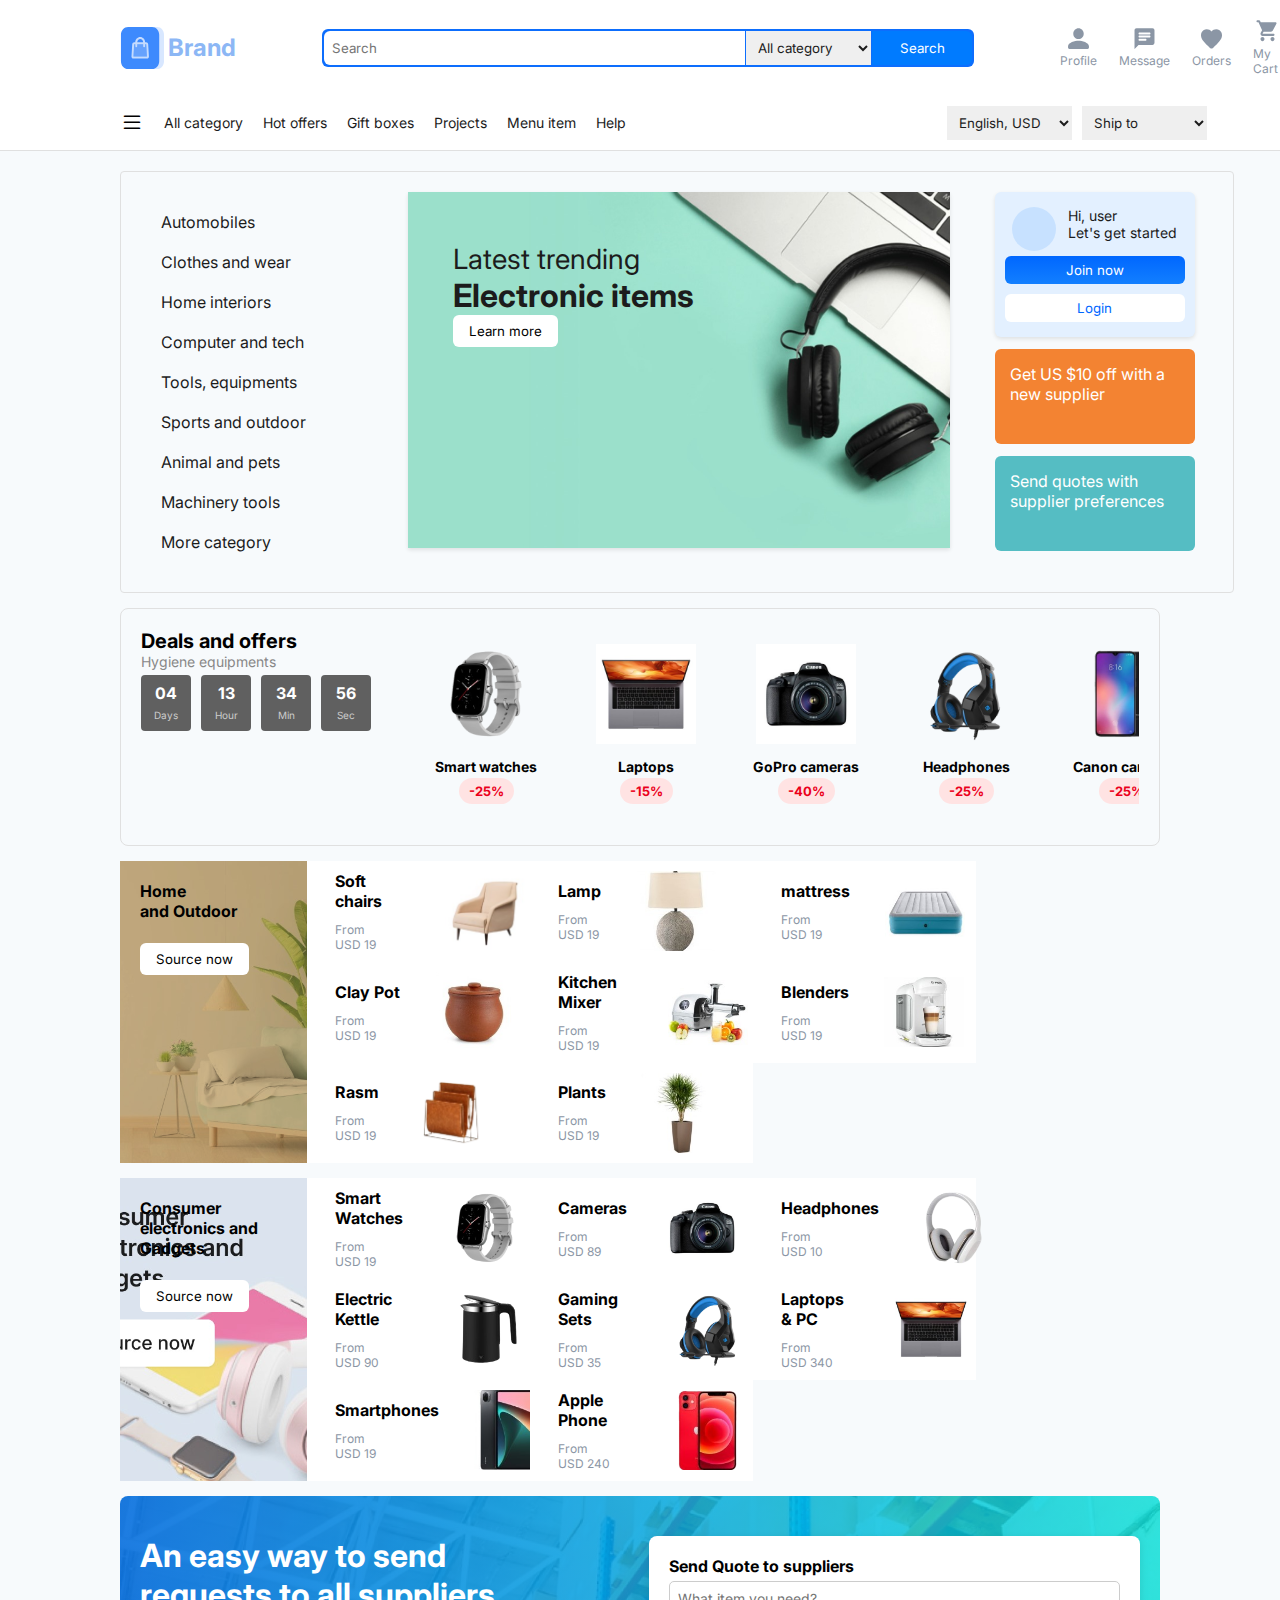
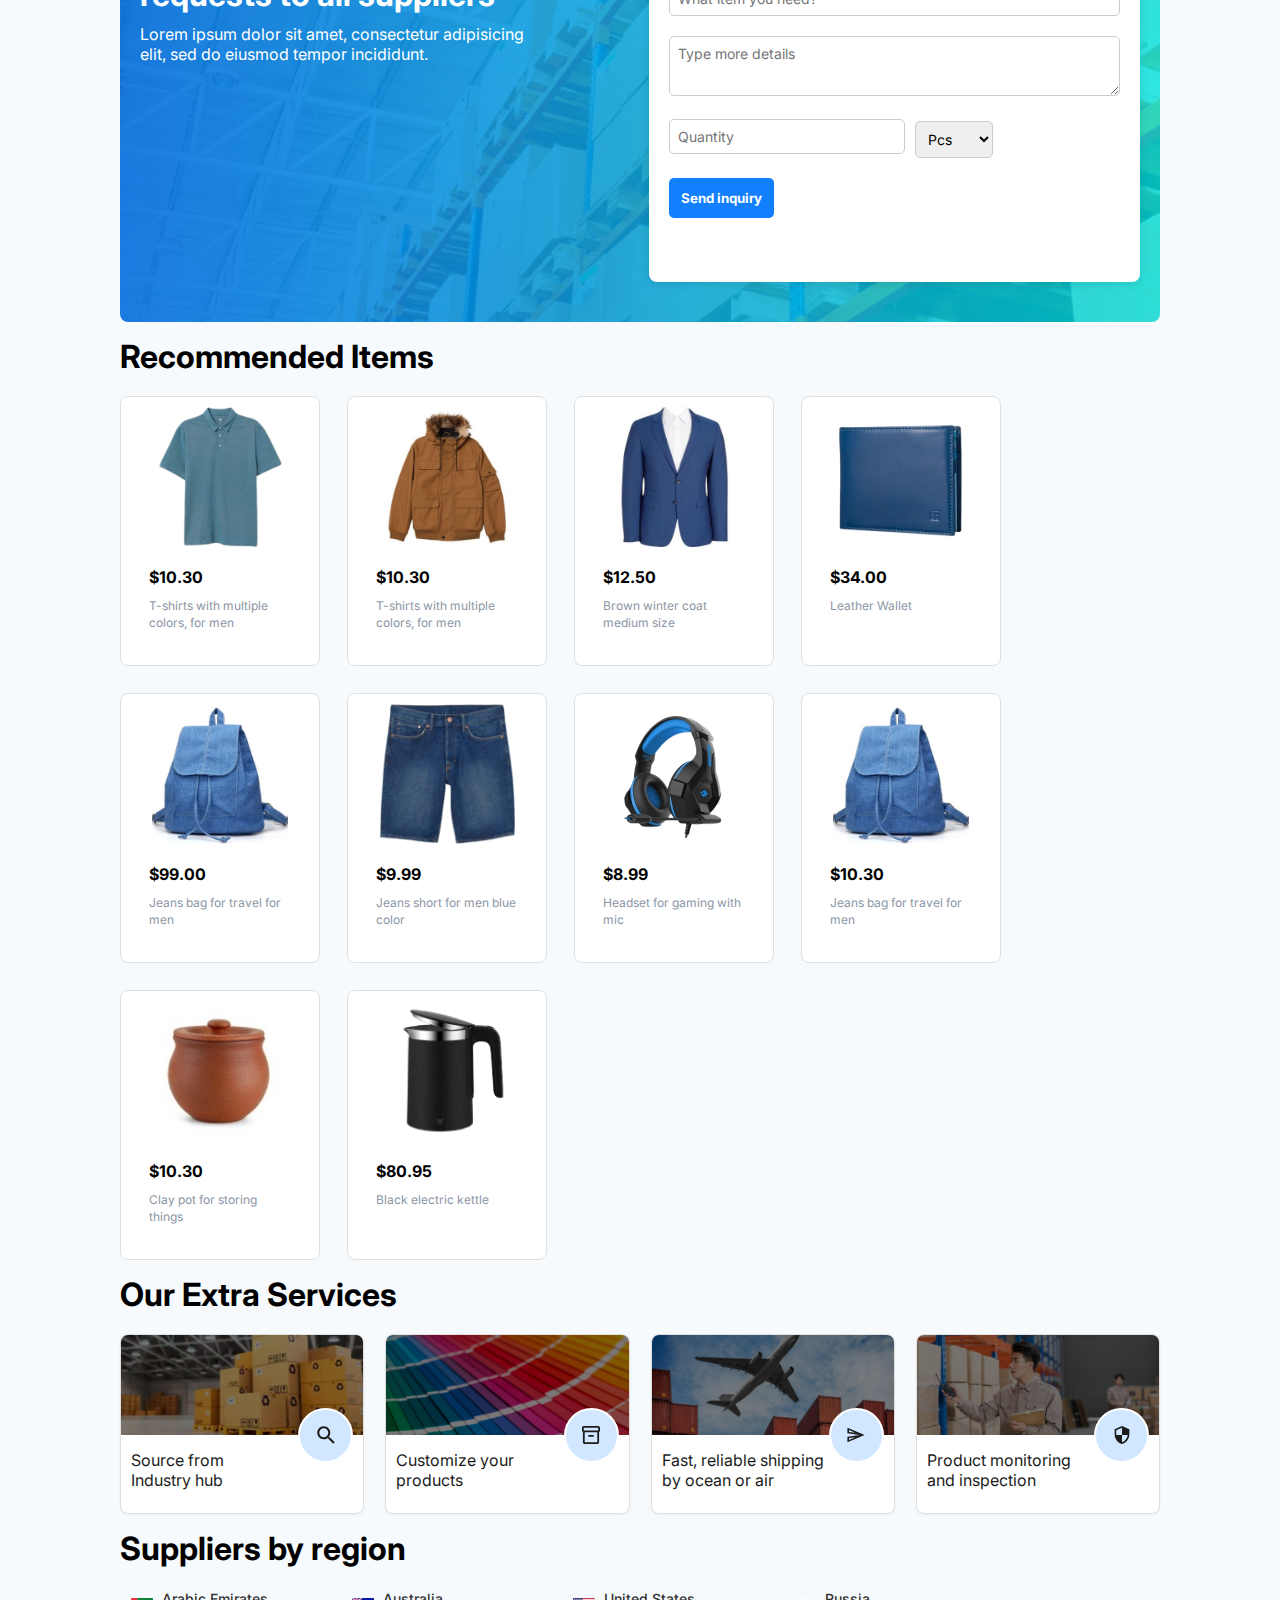
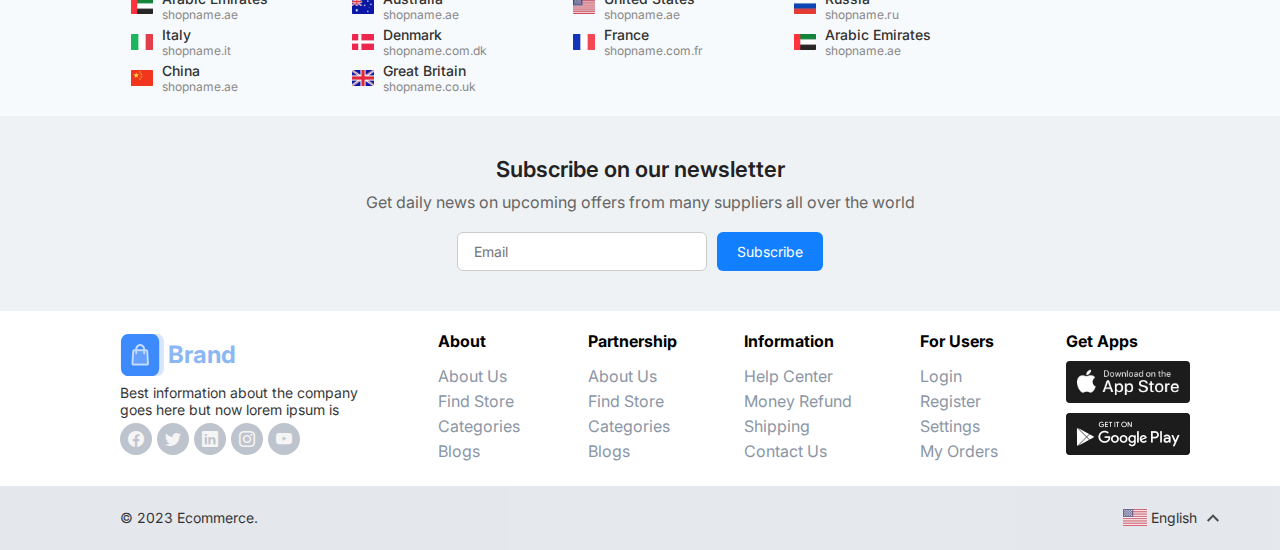
<file: index.html>
<!DOCTYPE html>
<html lang="en">

<head>
    <meta charset="UTF-8">
    <meta name="viewport" content="width=device-width, initial-scale=1.0">
    <link rel="stylesheet" href="https://cdn.jsdelivr.net/npm/bootstrap-icons@1.3.0/font/bootstrap-icons.css" />
    <link rel="stylesheet" href="css/style.css">
    <style>
        @import url('https://fonts.googleapis.com/css2?family=Inter:ital,opsz,wght@0,14..32,100..900;1,14..32,100..900&display=swap');
    </style>
    <title>E-commerce Frontend Design</title>
</head>

<body>

    <main class="main-page">

        <header class="header">
            <div class="logo">
                <svg width="44" height="48" viewBox="0 0 44 48" fill="none" xmlns="http://www.w3.org/2000/svg">
                    <g opacity="0.8">
                        <path fill-rule="evenodd" clip-rule="evenodd"
                            d="M14.4676 2.97876H37.185C40.9489 2.97876 44.0002 6.50808 44.0002 10.8617V37.1383C44.0002 41.4919 40.9489 45.0212 37.185 45.0212H14.4676C10.7036 45.0212 7.65234 41.4919 7.65234 37.1383L7.65234 10.8617C7.65234 6.50808 10.7036 2.97876 14.4676 2.97876Z"
                            fill="#0D6EFD" fill-opacity="0.2" />
                        <path fill-rule="evenodd" clip-rule="evenodd"
                            d="M8.13046 2.97876H32.0435C36.0055 2.97876 39.2174 6.50808 39.2174 10.8617V37.1383C39.2174 41.4919 36.0055 45.0212 32.0435 45.0212H8.13046C4.16841 45.0212 0.956542 41.4919 0.956543 37.1383L0.956543 10.8617C0.956543 6.50808 4.16841 2.97876 8.13046 2.97876Z"
                            fill="#0D6EFD" />
                        <g opacity="0.7">
                            <path opacity="0.3" fill-rule="evenodd" clip-rule="evenodd"
                                d="M15.2898 20.1866H14.3092C14.2587 20.1866 14.1837 20.2602 14.1808 20.3088L13.4585 32.5265L26.9544 32.5239L26.2249 20.3088C26.2221 20.2621 26.1453 20.1866 26.0965 20.1866H25.116V22.2433C25.116 22.8112 24.676 23.2716 24.1334 23.2716C23.5907 23.2716 23.1507 22.8112 23.1507 22.2433V20.1866H17.255V22.2433C17.255 22.8112 16.8151 23.2716 16.2724 23.2716C15.7297 23.2716 15.2898 22.8112 15.2898 22.2433V20.1866Z"
                                fill="white" />
                            <path fill-rule="evenodd" clip-rule="evenodd"
                                d="M20.203 12.9888C22.9151 12.9888 25.1162 15.2925 25.1162 18.128L26.0967 18.1304C27.1832 18.1304 28.119 19.0502 28.1865 20.1809L28.9242 32.5331C28.9918 33.6655 28.1695 34.5836 27.0862 34.5836H13.3199C12.2372 34.5836 11.4144 33.6638 11.4819 32.5331L12.2196 20.1809C12.2872 19.0485 13.221 18.1304 14.3094 18.1304H15.2899C15.2899 15.2909 17.4928 12.9888 20.203 12.9888ZM23.1509 18.1305C23.1509 16.4284 21.8297 15.0455 20.203 15.0455C18.5776 15.0455 17.2552 16.4275 17.2552 18.1281L23.1509 18.1305ZM15.2899 20.187H14.3094C14.2589 20.187 14.1839 20.2606 14.181 20.3092L13.4587 32.5269L26.9546 32.5242L26.2251 20.3092C26.2223 20.2624 26.1454 20.187 26.0967 20.187H25.1162V22.2436C25.1162 22.8116 24.6762 23.272 24.1335 23.272C23.5908 23.272 23.1509 22.8116 23.1509 22.2436V20.187H17.2552V22.2436C17.2552 22.8116 16.8152 23.272 16.2726 23.272C15.7299 23.272 15.2899 22.8116 15.2899 22.2436V20.187Z"
                                fill="white" />
                        </g>
                    </g>
                </svg>
                <p>Brand</p>
            </div>
            <form class="search-bar">
                <input type="text" placeholder="Search" class="search-input">
                <select class="category-select">
                    <option>All category</option>
                    <option>Electronics</option>
                    <option>Fashion</option>
                </select>
                <button type="submit" class="btn">Search</button>
            </form>
            <div class="nav-links">
                <div class="links">
                    <svg width="20" height="21" viewBox="0 0 20 21" fill="none" xmlns="http://www.w3.org/2000/svg">
                        <path fill-rule="evenodd" clip-rule="evenodd"
                            d="M10 10.628C12.7625 10.628 15 8.28639 15 5.3954C15 2.50441 12.7625 0.162842 10 0.162842C7.2375 0.162842 5 2.50441 5 5.3954C5 8.28639 7.2375 10.628 10 10.628ZM10 12.1977C6.6625 12.1977 0 13.9506 0 17.4303V18.7384C0 19.4579 0.5625 20.0466 1.25 20.0466H18.75C19.4375 20.0466 20 19.4579 20 18.7384V17.4303C20 13.9506 13.3375 12.1977 10 12.1977Z"
                            fill="#8B96A5" />
                    </svg>


                    <a href="index.html">Profile</a>
                </div>
                <div class="links">
                    <svg width="20" height="22" viewBox="0 0 20 22" fill="none" xmlns="http://www.w3.org/2000/svg">
                        <path fill-rule="evenodd" clip-rule="evenodd"
                            d="M18 0.209351H2C0.9 0.209351 0.01 1.15121 0.01 2.30237L0 21.1396L4 16.9535H18C19.1 16.9535 20 16.0117 20 14.8605V2.30237C20 1.15121 19.1 0.209351 18 0.209351ZM5 7.53493H15C15.55 7.53493 16 8.00586 16 8.58144C16 9.15703 15.55 9.62796 15 9.62796H5C4.45 9.62796 4 9.15703 4 8.58144C4 8.00586 4.45 7.53493 5 7.53493ZM11 12.7675H5C4.45 12.7675 4 12.2966 4 11.721C4 11.1454 4.45 10.6745 5 10.6745H11C11.55 10.6745 12 11.1454 12 11.721C12 12.2966 11.55 12.7675 11 12.7675ZM15 6.48842H5C4.45 6.48842 4 6.01749 4 5.44191C4 4.86633 4.45 4.3954 5 4.3954H15C15.55 4.3954 16 4.86633 16 5.44191C16 6.01749 15.55 6.48842 15 6.48842Z"
                            fill="#8B96A5" />
                    </svg>

                    <a href="#">Message</a>
                </div>
                <div class="links">
                    <svg width="20" height="19" viewBox="0 0 20 19" fill="none" xmlns="http://www.w3.org/2000/svg">
                        <path fill-rule="evenodd" clip-rule="evenodd"
                            d="M11.3502 18.1362C10.5902 18.8583 9.42015 18.8583 8.66015 18.1257L8.55015 18.0211C3.30015 13.0501 -0.129847 9.79547 0.000153087 5.73501C0.0601531 3.95594 0.930153 2.25012 2.34015 1.24547C4.98015 -0.63825 8.24015 0.24082 10.0002 2.39663C11.7602 0.24082 15.0202 -0.648715 17.6602 1.24547C19.0702 2.25012 19.9402 3.95594 20.0002 5.73501C20.1402 9.79547 16.7002 13.0501 11.4502 18.042L11.3502 18.1362Z"
                            fill="#8B96A5" />
                    </svg>

                    <a href="pages/product-detail_page.html">Orders</a>
                </div>
                <div class="links">
                    <svg width="21" height="23" viewBox="0 0 21 23" fill="none" xmlns="http://www.w3.org/2000/svg">
                        <path fill-rule="evenodd" clip-rule="evenodd"
                            d="M6.29989 17.7439C5.14491 17.7439 4.21043 18.7329 4.21043 19.9416C4.21043 21.1503 5.14491 22.1392 6.29989 22.1392C7.45487 22.1392 8.39985 21.1503 8.39985 19.9416C8.39985 18.7329 7.45487 17.7439 6.29989 17.7439ZM0 1.26166C0 1.86601 0.472492 2.36048 1.04998 2.36048H2.09996L5.8799 10.7005L4.46242 13.3816C3.69593 14.854 4.70392 16.6451 6.29989 16.6451H17.8497C18.4272 16.6451 18.8997 16.1506 18.8997 15.5463C18.8997 14.9419 18.4272 14.4475 17.8497 14.4475H6.29989L7.45487 12.2498H15.2772C16.0647 12.2498 16.7577 11.7993 17.1147 11.1181L20.8736 3.98673C21.2621 3.26151 20.7581 2.36048 19.9601 2.36048H4.42042L3.71693 0.789168C3.54894 0.404582 3.17094 0.162842 2.77195 0.162842H1.04998C0.472492 0.162842 0 0.65731 0 1.26166ZM16.7997 17.7439C15.6447 17.7439 14.7102 18.7329 14.7102 19.9416C14.7102 21.1503 15.6447 22.1392 16.7997 22.1392C17.9547 22.1392 18.8997 21.1503 18.8997 19.9416C18.8997 18.7329 17.9547 17.7439 16.7997 17.7439Z"
                            fill="#8B96A5" />
                    </svg>

                    <a href="pages/my-cart_page.html">My Cart</a>
                </div>
            </div>
        </header>

        <nav id="navbar">
            <div id="left-section">
                <i class="bi bi-list" onclick="myFunction()"></i>
                <a href="#">All category</a>
                <a href="#">Hot offers</a>
                <a href="#">Gift boxes</a>
                <a href="#">Projects</a>
                <a href="#">Menu item</a>
                <a href="#">Help</a>
            </div>

            <div id="right-section">
                <select class="category-select">
                    <option value="">English, USD</option>
                </select>
                <select class="category-select">
                    <option value="">Ship to </option><span><img src="assets/other/german_flag.jpg" alt="German Flag"
                            class="flag-icon" /></span>
                </select>

            </div>
        </nav>

        <div class="detail-section">
            <section class="main-container">
                <!-- Sidebar Categories -->
                <aside class="sidebar">
                    <ul>
                        <li><a href="#">Automobiles</a></li>
                        <li><a href="#">Clothes and wear</a></li>
                        <li><a href="#">Home interiors</a></li>
                        <li><a href="#">Computer and tech</a></li>
                        <li><a href="#">Tools, equipments</a></li>
                        <li><a href="#">Sports and outdoor</a></li>
                        <li><a href="#">Animal and pets</a></li>
                        <li><a href="#">Machinery tools</a></li>
                        <li><a href="#">More category</a></li>
                    </ul>
                </aside>

                <!-- Hero Banner -->
                <main class="hero-banner">
                    <!-- <img src="assets/other/banner-image.jpg" alt="Banner Image"> -->
                    <div class="hero-content">
                        <span>Latest trending</span>
                        <p>Electronic items</p>
                        <button class="buttons" onclick="window.location.href='pages/product_page.html'">Learn
                            more</button>
                    </div>
                </main>

                <!-- User Welcome and Offers -->
                <aside class="user-boxes">
                    <div class="user-greeting">

                        <div style="display: flex; column-gap: 12px;">
                            <div class="avatar"></div>
                            <p>Hi, user<br>Let's get started</p>
                        </div>
                        <button class="join">Join now</button>
                        <button class="login">Login</button>
                    </div>
                    <div class="offer orange">
                        <p>Get US $10 off with a new supplier</p>
                    </div>
                    <div class="offer teal">
                        <p>Send quotes with supplier preferences</p>
                    </div>
                </aside>
            </section>

            <section class="deals-section">
                <header class="deals-header">
                    <div>

                        <h2>Deals and offers</h2>
                        <p>Hygiene equipments</p>
                    </div>
                    <div class="countdown">
                        <div><span>04</span><small>Days</small></div>
                        <div><span>13</span><small>Hour</small></div>
                        <div><span>34</span><small>Min</small></div>
                        <div><span>56</span><small>Sec</small></div>
                    </div>
                </header>

                <div class="product-carousel">
                    <article class="product-card">
                        <img src="assets/electronics-items/watch.jpg" alt="Smart watches">
                        <h3>Smart watches</h3>
                        <span class="discount">-25%</span>
                    </article>

                    <article class="product-card">
                        <img src="assets//electronics-items/laptop.jpg" alt="Laptops">
                        <h3>Laptops</h3>
                        <span class="discount">-15%</span>
                    </article>

                    <article class="product-card">
                        <img src="assets/electronics-items/camera.jpg" alt="GoPro cameras">
                        <h3>GoPro cameras</h3>
                        <span class="discount">-40%</span>
                    </article>

                    <article class="product-card">
                        <img src="assets/electronics-items/headphone.jpg" alt="Headphones">
                        <h3>Headphones</h3>
                        <span class="discount">-25%</span>
                    </article>

                    <article class="product-card">
                        <img src="assets/electronics-items/mobile.jpg" alt="Canon cameras">
                        <h3>Canon cameras</h3>
                        <span class="discount">-25%</span>
                    </article>
                </div>
            </section>


            <section class="home-items">
                <div class="bg-image">
                    <p>Home <br>and Outdoor</p>
                    <button class="buttons">Source now</button>
                </div>

                <section class="product-section">
                    <article class="product-item">
                        <div class="product-info">
                            <span>Soft chairs</span>
                            <p>From <br>USD 19</p>
                        </div>
                        <img src="assets/home-items/sofa.jpg" alt="Soft chairs">
                    </article>

                    <article class="product-item">
                        <div class="product-info">
                            <span>Lamp</span>
                            <p>From <br>USD 19</p>
                        </div>
                        <img src="assets/home-items/lamp.jpg" alt="Soft chairs">
                    </article>

                    <article class="product-item">
                        <div class="product-info">
                            <span>mattress</span>
                            <p>From <br>USD 19</p>
                        </div>
                        <img src="assets/home-items/mattress.jpg" alt="Soft chairs">
                    </article>

                    <article class="product-item">
                        <div class="product-info">
                            <span>Clay Pot</span>
                            <p>From <br>USD 19</p>
                        </div>
                        <img src="assets/home-items/clay pot.jpg" alt="Soft chairs">
                    </article>

                    <article class="product-item">
                        <div class="product-info">
                            <span>Kitchen Mixer</span>
                            <p>From <br>USD 19</p>
                        </div>
                        <img src="assets/home-items/kitchen mixer.jpg" alt="Soft chairs">
                    </article>

                    <article class="product-item">
                        <div class="product-info">
                            <span>Blenders</span>
                            <p>From <br>USD 19</p>
                        </div>
                        <img src="assets/home-items/blenders.jpg" alt="Soft chairs">
                    </article>
                    <article class="product-item">
                        <div class="product-info">
                            <span>Rasm</span>
                            <p>From <br>USD 19</p>
                        </div>
                        <img src="assets/home-items/rasm.jpg" alt="Soft chairs">
                    </article>
                    <article class="product-item">
                        <div class="product-info">
                            <span>Plants</span>
                            <p>From <br>USD 19</p>
                        </div>
                        <img src="assets/home-items/plants.jpg" alt="Soft chairs">
                    </article>
                </section>

            </section>

            <section class="home-items">
                <div class="bg-image1">
                    <p>Consumer <br>electronics and <br> Gadgets</p>
                    <button class="buttons">Source now</button>
                </div>

                <section class="product-section">
                    <article class="product-item">
                        <div class="product-info">
                            <span>Smart Watches</span>
                            <p>From <br>USD 19</p>
                        </div>
                        <img src="assets/electronics-items/watch.jpg" alt="Smart Watches">
                    </article>

                    <article class="product-item">
                        <div class="product-info">
                            <span>Cameras</span>
                            <p>From <br>USD 89</p>
                        </div>
                        <img src="assets/electronics-items/camera.jpg" alt="Cameras">
                    </article>

                    <article class="product-item">
                        <div class="product-info">
                            <span>Headphones</span>
                            <p>From <br>USD 10</p>
                        </div>
                        <img src="assets/electronics-items/headphone1.jpg" alt="Headphones">
                    </article>

                    <article class="product-item">
                        <div class="product-info">
                            <span>Electric Kettle</span>
                            <p>From <br>USD 90</p>
                        </div>
                        <img src="assets/home-items/electric_kettle.jpg" alt="Electric Kettle">
                    </article>

                    <article class="product-item">
                        <div class="product-info">
                            <span>Gaming Sets</span>
                            <p>From <br>USD 35</p>
                        </div>
                        <img src="assets/electronics-items/headphone.jpg" alt="Gaming Sets">
                    </article>

                    <article class="product-item">
                        <div class="product-info">
                            <span>Laptops & PC</span>
                            <p>From <br>USD 340</p>
                        </div>
                        <img src="assets/electronics-items/laptop.jpg" alt="Laptops & PC">
                    </article>
                    <article class="product-item">
                        <div class="product-info">
                            <span>Smartphones</span>
                            <p>From <br>USD 19</p>
                        </div>
                        <img src="assets/electronics-items/tablet.jpg" alt="Smartphones">
                    </article>
                    <article class="product-item">
                        <div class="product-info">
                            <span>Apple Phone</span>
                            <p>From <br>USD 240</p>
                        </div>
                        <img src="assets/electronics-items/apple_phone.jpg" alt="Apple Phone">
                    </article>
                </section>

            </section>


            <section class="inquiry-section">
                <div class="inquiry-content">
                    <div class="inquiry-info">
                        <h2>An easy way to send<br>requests to all suppliers</h2>
                        <p>Lorem ipsum dolor sit amet, consectetur adipisicing elit, sed do eiusmod tempor incididunt.
                        </p>
                    </div>
                    <form class="inquiry-form">
                        <div class="form-group">
                            <label for="item">Send Quote to suppliers</label>
                            <input type="text" id="item" placeholder="What item you need?" />
                        </div>

                        <div class="form-group">
                            <textarea id="details" placeholder="Type more details"></textarea>
                        </div>

                        <div class="form-row">
                            <div class="form-group">
                                <input type="number" id="quantity" placeholder="Quantity" />
                            </div>
                            <div class="form-group">
                                <label for="unit"> </label>
                                <select id="unit">
                                    <option>Pcs</option>
                                    <option>Boxes</option>
                                </select>
                            </div>
                        </div>

                        <button type="submit">Send inquiry</button>
                    </form>

                </div>
            </section>


            <section style="display: flex; flex-direction: column; row-gap: 20px;">
                <h1>Recommended Items</h1>
                <div class="product-cont">

                    <div class="item-cont">
                        <img src="assets/outfits/green-Tshirt.jpg" alt="T-shirt" />
                        <div class="product-info">
                            <span class="item-price">$10.30</span>
                            <p class="item-desc">T-shirts with multiple colors, for men</p>
                        </div>
                    </div>

                    <div class="item-cont">
                        <img src="assets/outfits/brown-jersey.jpg" alt="Brown Jersey" />
                        <div class="product-info">
                            <span class="item-price">$10.30</span>
                            <p class="item-desc">T-shirts with multiple colors, for men</p>
                        </div>
                    </div>
                    <div class="item-cont">
                        <img src="assets/outfits/blue-coat.jpg" alt="Blue Coat" />
                        <div class="product-info">
                            <span class="item-price">$12.50</span>
                            <p class="item-desc">Brown winter coat medium size</p>
                        </div>
                    </div>
                    <div class="item-cont">
                        <img src="assets/outfits/leather-wallet.jpg" alt="Blue Waleet" />
                        <div class="product-info">
                            <span class="item-price">$34.00</span>
                            <p class="item-desc">Leather Wallet</p>
                        </div>
                    </div>
                    <div class="item-cont">
                        <img src="assets/outfits/blue-bag.jpg" alt="Blue Wallet" />
                        <div class="product-info">
                            <span class="item-price">$99.00</span>
                            <p class="item-desc">Jeans bag for travel for men</p>
                        </div>
                    </div>
                    <div class="item-cont">
                        <img src="assets/outfits/bg-black short.jpg" alt="Blue Short" />
                        <div class="product-info">
                            <span class="item-price">$9.99</span>
                            <p class="item-desc">Jeans short for men blue color</p>
                        </div>
                    </div>
                    <div class="item-cont">
                        <img src="assets/electronics-items/headphone.jpg" alt="Gaming Headset" />
                        <div class="product-info">
                            <span class="item-price">$8.99</span>
                            <p class="item-desc">Headset for gaming with mic</p>
                        </div>
                    </div>
                    <div class="item-cont">
                        <img src="assets/outfits/blue-bag.jpg" alt="Gaming Headset" />
                        <div class="product-info">
                            <span class="item-price">$10.30</span>
                            <p class="item-desc">Jeans bag for travel for men</p>
                        </div>
                    </div>
                    <div class="item-cont">
                        <img src="assets/home-items/clay pot.jpg" alt="Clay Pot" />
                        <div class="product-info">
                            <span class="item-price">$10.30</span>
                            <p class="item-desc">Clay pot for storing things</p>
                        </div>
                    </div>
                    <div class="item-cont">
                        <img src="assets/home-items/electric_kettle.jpg" alt="Electric Kettle" />
                        <div class="product-info">
                            <span class="item-price">$80.95</span>
                            <p class="item-desc">Black electric kettle</p>
                        </div>
                    </div>

                </div>
            </section>



            <section style="display: flex; flex-direction: column; row-gap: 20px;">
                <h1>Our Extra Services</h1>
                <div class="services-cont">

                    <div class="extra-service-card">
                        <img src="assets/other/warehouse.jpg" alt="Warehouse Image" class="service-img" />

                        <button class="action-btn">
                            <svg width="18" height="18" viewBox="0 0 18 18" fill="none"
                                xmlns="http://www.w3.org/2000/svg">
                                <path
                                    d="M12.7549 11.255H11.9649L11.6849 10.985C12.6649 9.845 13.2549 8.365 13.2549 6.755C13.2549 3.165 10.3449 0.255005 6.75488 0.255005C3.16488 0.255005 0.254883 3.165 0.254883 6.755C0.254883 10.345 3.16488 13.255 6.75488 13.255C8.36488 13.255 9.84488 12.665 10.9849 11.685L11.2549 11.965V12.755L16.2549 17.745L17.7449 16.255L12.7549 11.255ZM6.75488 11.255C4.26488 11.255 2.25488 9.245 2.25488 6.755C2.25488 4.26501 4.26488 2.255 6.75488 2.255C9.24488 2.255 11.2549 4.26501 11.2549 6.755C11.2549 9.245 9.24488 11.255 6.75488 11.255Z"
                                    fill="#1C1C1C" />
                            </svg>

                        </button>
                        <div class="service-content">
                            <p>Source from <br>Industry hub</p>
                        </div>
                    </div>


                    <div class="extra-service-card">
                        <img src="assets/other/colors.jpg" alt="Colors Image" class="service-img" />

                        <button class="action-btn">
                            <svg width="18" height="18" viewBox="0 0 20 20" fill="none"
                                xmlns="http://www.w3.org/2000/svg">
                                <path
                                    d="M18 0H2C1 0 0 0.9 0 2V5.01C0 5.73 0.43 6.35 1 6.7V18C1 19.1 2.1 20 3 20H17C17.9 20 19 19.1 19 18V6.7C19.57 6.35 20 5.73 20 5.01V2C20 0.9 19 0 18 0ZM17 18H3V7H17V18ZM18 5H2V2H18V5Z"
                                    fill="#1C1C1C" />
                                <path d="M13 10H7V12H13V10Z" fill="#1C1C1C" />
                            </svg>


                        </button>

                        <div class="service-content">
                            <p>Customize your <br> products</p>
                        </div>
                    </div>

                    <div class="extra-service-card">
                        <img src="assets/other/shipping.jpg" alt="Shipping Source Image" class="service-img" />

                        <button class="action-btn">
                            <svg width="18" height="18" viewBox="0 0 22 18" fill="none"
                                xmlns="http://www.w3.org/2000/svg">
                                <path
                                    d="M2.51 3.03L10.02 6.25L2.5 5.25L2.51 3.03ZM10.01 11.75L2.5 14.97V12.75L10.01 11.75ZM0.51 0L0.5 7L15.5 9L0.5 11L0.51 18L21.5 9L0.51 0Z"
                                    fill="#1C1C1C" />
                            </svg>


                        </button>

                        <div class="service-content">
                            <p>Fast, reliable shipping <br> by ocean or air</p>
                        </div>
                    </div>

                    <div class="extra-service-card">
                        <img src="assets/other/inspection.jpg" alt="Product Inspection Image" class="service-img" />

                        <button class="action-btn">
                            <svg width="18" height="18" viewBox="0 0 18 22" fill="none"
                                xmlns="http://www.w3.org/2000/svg">
                                <path
                                    d="M9 0L0 4V10C0 15.55 3.84 20.74 9 22C14.16 20.74 18 15.55 18 10V4L9 0ZM9 10.99H16C15.47 15.11 12.72 18.78 9 19.93V11H2V5.3L9 2.19V10.99Z"
                                    fill="#1C1C1C" />
                            </svg>


                        </button>

                        <div class="service-content">
                            <p>Product monitoring <br> and inspection</p>
                        </div>
                    </div>

                </div>
            </section>

            <section style="display: flex; flex-direction: column; row-gap: 20px;">
                <h1>Suppliers by region</h1>

                <div class="product-section">


                    <div class="services-cont">
                        <div class="supplier-tag">
                            <img src="assets/other/uae-flag.jpg" alt="UAE Flag" class="flag-icon" />
                            <div class="supplier-info">
                                <span class="country">Arabic Emirates</span>
                                <span class="domain">shopname.ae</span>
                            </div>
                        </div>
                    </div>
                    <div class="services-cont">
                        <div class="supplier-tag">
                            <img src="assets/other/australia-flag.jpg" alt="Australia Flag" class="flag-icon" />
                            <div class="supplier-info">
                                <span class="country">Australia</span>
                                <span class="domain">shopname.ae</span>
                            </div>
                        </div>
                    </div>
                    <div class="services-cont">
                        <div class="supplier-tag">
                            <img src="assets/other/us-flag.jpg" alt="US Flag" class="flag-icon" />
                            <div class="supplier-info">
                                <span class="country">United States</span>
                                <span class="domain">shopname.ae</span>
                            </div>
                        </div>
                    </div>
                    <div class="services-cont">
                        <div class="supplier-tag">
                            <img src="assets/other/russian-flag.jpg" alt="Russian Flag" class="flag-icon" />
                            <div class="supplier-info">
                                <span class="country">Russia</span>
                                <span class="domain">shopname.ru</span>
                            </div>
                        </div>
                    </div>
                    <div class="services-cont">
                        <div class="supplier-tag">
                            <img src="assets/other/italia-flag.jpg" alt="Italia Flag" class="flag-icon" />
                            <div class="supplier-info">
                                <span class="country">Italy</span>
                                <span class="domain">shopname.it</span>
                            </div>
                        </div>
                    </div>
                    <div class="services-cont">
                        <div class="supplier-tag">
                            <img src="assets/other/denmark-flag.jpg" alt="Denmark Flag" class="flag-icon" />
                            <div class="supplier-info">
                                <span class="country">Denmark</span>
                                <span class="domain">shopname.com.dk</span>
                            </div>
                        </div>
                    </div>
                    <div class="services-cont">
                        <div class="supplier-tag">
                            <img src="assets/other/french-flag.jpg" alt="French Flag" class="flag-icon" />
                            <div class="supplier-info">
                                <span class="country">France</span>
                                <span class="domain">shopname.com.fr</span>
                            </div>
                        </div>
                    </div>
                    <div class="services-cont">
                        <div class="supplier-tag">
                            <img src="assets/other/uae-flag.jpg" alt="UAE Flag" class="flag-icon" />
                            <div class="supplier-info">
                                <span class="country">Arabic Emirates</span>
                                <span class="domain">shopname.ae</span>
                            </div>
                        </div>
                    </div>
                    <div class="services-cont">
                        <div class="supplier-tag">
                            <img src="assets/other/china-flag.jpg" alt="China Flag" class="flag-icon" />
                            <div class="supplier-info">
                                <span class="country">China</span>
                                <span class="domain">shopname.ae</span>
                            </div>
                        </div>
                    </div>
                    <div class="services-cont">
                        <div class="supplier-tag">
                            <img src="assets/other/gb-flag.jpg" alt="GB Flag" class="flag-icon" />
                            <div class="supplier-info">
                                <span class="country">Great Britain</span>
                                <span class="domain">shopname.co.uk</span>
                            </div>
                        </div>
                    </div>

                </div>

            </section>




        </div>
        <section class="newsletter">
            <div class="newsletter-content">
                <h2>Subscribe on our newsletter</h2>
                <p>Get daily news on upcoming offers from many suppliers all over the world</p>
                <form class="newsletter-form">
                    <input type="email" placeholder="Email" required />
                    <button type="submit">Subscribe</button>
                </form>
            </div>
        </section>






        <!-- footer Start -->
        <footer class="footer">
            <div class="brand-info">
                <div class="logo">
                    <svg width="44" height="48" viewBox="0 0 44 48" fill="none" xmlns="http://www.w3.org/2000/svg">
                        <g opacity="0.8">
                            <path fill-rule="evenodd" clip-rule="evenodd"
                                d="M14.4676 2.97876H37.185C40.9489 2.97876 44.0002 6.50808 44.0002 10.8617V37.1383C44.0002 41.4919 40.9489 45.0212 37.185 45.0212H14.4676C10.7036 45.0212 7.65234 41.4919 7.65234 37.1383L7.65234 10.8617C7.65234 6.50808 10.7036 2.97876 14.4676 2.97876Z"
                                fill="#0D6EFD" fill-opacity="0.2" />
                            <path fill-rule="evenodd" clip-rule="evenodd"
                                d="M8.13046 2.97876H32.0435C36.0055 2.97876 39.2174 6.50808 39.2174 10.8617V37.1383C39.2174 41.4919 36.0055 45.0212 32.0435 45.0212H8.13046C4.16841 45.0212 0.956542 41.4919 0.956543 37.1383L0.956543 10.8617C0.956543 6.50808 4.16841 2.97876 8.13046 2.97876Z"
                                fill="#0D6EFD" />
                            <g opacity="0.7">
                                <path opacity="0.3" fill-rule="evenodd" clip-rule="evenodd"
                                    d="M15.2898 20.1866H14.3092C14.2587 20.1866 14.1837 20.2602 14.1808 20.3088L13.4585 32.5265L26.9544 32.5239L26.2249 20.3088C26.2221 20.2621 26.1453 20.1866 26.0965 20.1866H25.116V22.2433C25.116 22.8112 24.676 23.2716 24.1334 23.2716C23.5907 23.2716 23.1507 22.8112 23.1507 22.2433V20.1866H17.255V22.2433C17.255 22.8112 16.8151 23.2716 16.2724 23.2716C15.7297 23.2716 15.2898 22.8112 15.2898 22.2433V20.1866Z"
                                    fill="white" />
                                <path fill-rule="evenodd" clip-rule="evenodd"
                                    d="M20.203 12.9888C22.9151 12.9888 25.1162 15.2925 25.1162 18.128L26.0967 18.1304C27.1832 18.1304 28.119 19.0502 28.1865 20.1809L28.9242 32.5331C28.9918 33.6655 28.1695 34.5836 27.0862 34.5836H13.3199C12.2372 34.5836 11.4144 33.6638 11.4819 32.5331L12.2196 20.1809C12.2872 19.0485 13.221 18.1304 14.3094 18.1304H15.2899C15.2899 15.2909 17.4928 12.9888 20.203 12.9888ZM23.1509 18.1305C23.1509 16.4284 21.8297 15.0455 20.203 15.0455C18.5776 15.0455 17.2552 16.4275 17.2552 18.1281L23.1509 18.1305ZM15.2899 20.187H14.3094C14.2589 20.187 14.1839 20.2606 14.181 20.3092L13.4587 32.5269L26.9546 32.5242L26.2251 20.3092C26.2223 20.2624 26.1454 20.187 26.0967 20.187H25.1162V22.2436C25.1162 22.8116 24.6762 23.272 24.1335 23.272C23.5908 23.272 23.1509 22.8116 23.1509 22.2436V20.187H17.2552V22.2436C17.2552 22.8116 16.8152 23.272 16.2726 23.272C15.7299 23.272 15.2899 22.8116 15.2899 22.2436V20.187Z"
                                    fill="white" />
                            </g>
                        </g>
                    </svg>
                    <p>Brand</p>
                </div>
                <p class="brand-description">Best information about the company goes here but now lorem ipsum is</p>
                <div class="social-links">
                    <div> <i class="bi bi-facebook"></i> </div>
                    <div> <i class="bi bi-twitter"></i> </div>
                    <div> <i class="bi bi-linkedin"></i> </div>
                    <div> <i class="bi bi-instagram"></i> </div>
                    <div> <i class="bi bi-youtube"></i> </div>

                </div>
            </div>

            <div class="footer-list">
                <h2>About</h2>
                <ul>
                    <li><a href="#">About Us</a></li>
                    <li><a href="#">Find Store</a></li>
                    <li><a href="#">Categories</a></li>
                    <li><a href="#">Blogs</a></li>
                </ul>
            </div>

            <div class="footer-list">
                <h2>Partnership</h2>
                <ul>
                    <li><a href="#">About Us</a></li>
                    <li><a href="#">Find Store</a></li>
                    <li><a href="#">Categories</a></li>
                    <li><a href="#">Blogs</a></li>
                </ul>
            </div>

            <div class="footer-list">
                <h2>Information</h2>
                <ul>
                    <li><a href="#">Help Center</a></li>
                    <li><a href="#">Money Refund</a></li>
                    <li><a href="#">Shipping</a></li>
                    <li><a href="#">Contact Us</a></li>
                </ul>
            </div>

            <div class="footer-list">
                <h2>For Users</h2>
                <ul>
                    <li><a href="#">Login</a></li>
                    <li><a href="#">Register</a></li>
                    <li><a href="#">Settings</a></li>
                    <li><a href="#">My Orders</a></li>
                </ul>
            </div>

            <div class="footer-list">
                <h2>Get Apps</h2>
                <img src="assets/other/app-btn.jpg" alt="App Store Icon" />
                <img src="assets/other/play-btn.jpg" alt="App Store Icon" />
            </div>
        </footer>
        <!-- footer End -->

        <div class="copyright">
            <p>&copy; 2023 Ecommerce.</p>
            <div>
                <img src="assets/other/us-flag.jpg" alt="US Flag">
                <p>English</p>
                <svg width="24" height="24" viewBox="0 0 24 24" fill="none" xmlns="http://www.w3.org/2000/svg">
                    <path d="M12 8.29492L6 14.2949L7.41 15.7049L12 11.1249L16.59 15.7049L18 14.2949L12 8.29492Z"
                        fill="#1C1C1C" />
                </svg>

            </div>
        </div>

    </main>
    <!-- <script>
        function myFunction() {
            let x = document.getElementById("navbar");
            let show = true;
            if (show) {
                x.style.display = "none";
                show = false;
            } else {
                x.style.display = "block";
            }
        }
    </script> -->

</body>

</html>
</file>
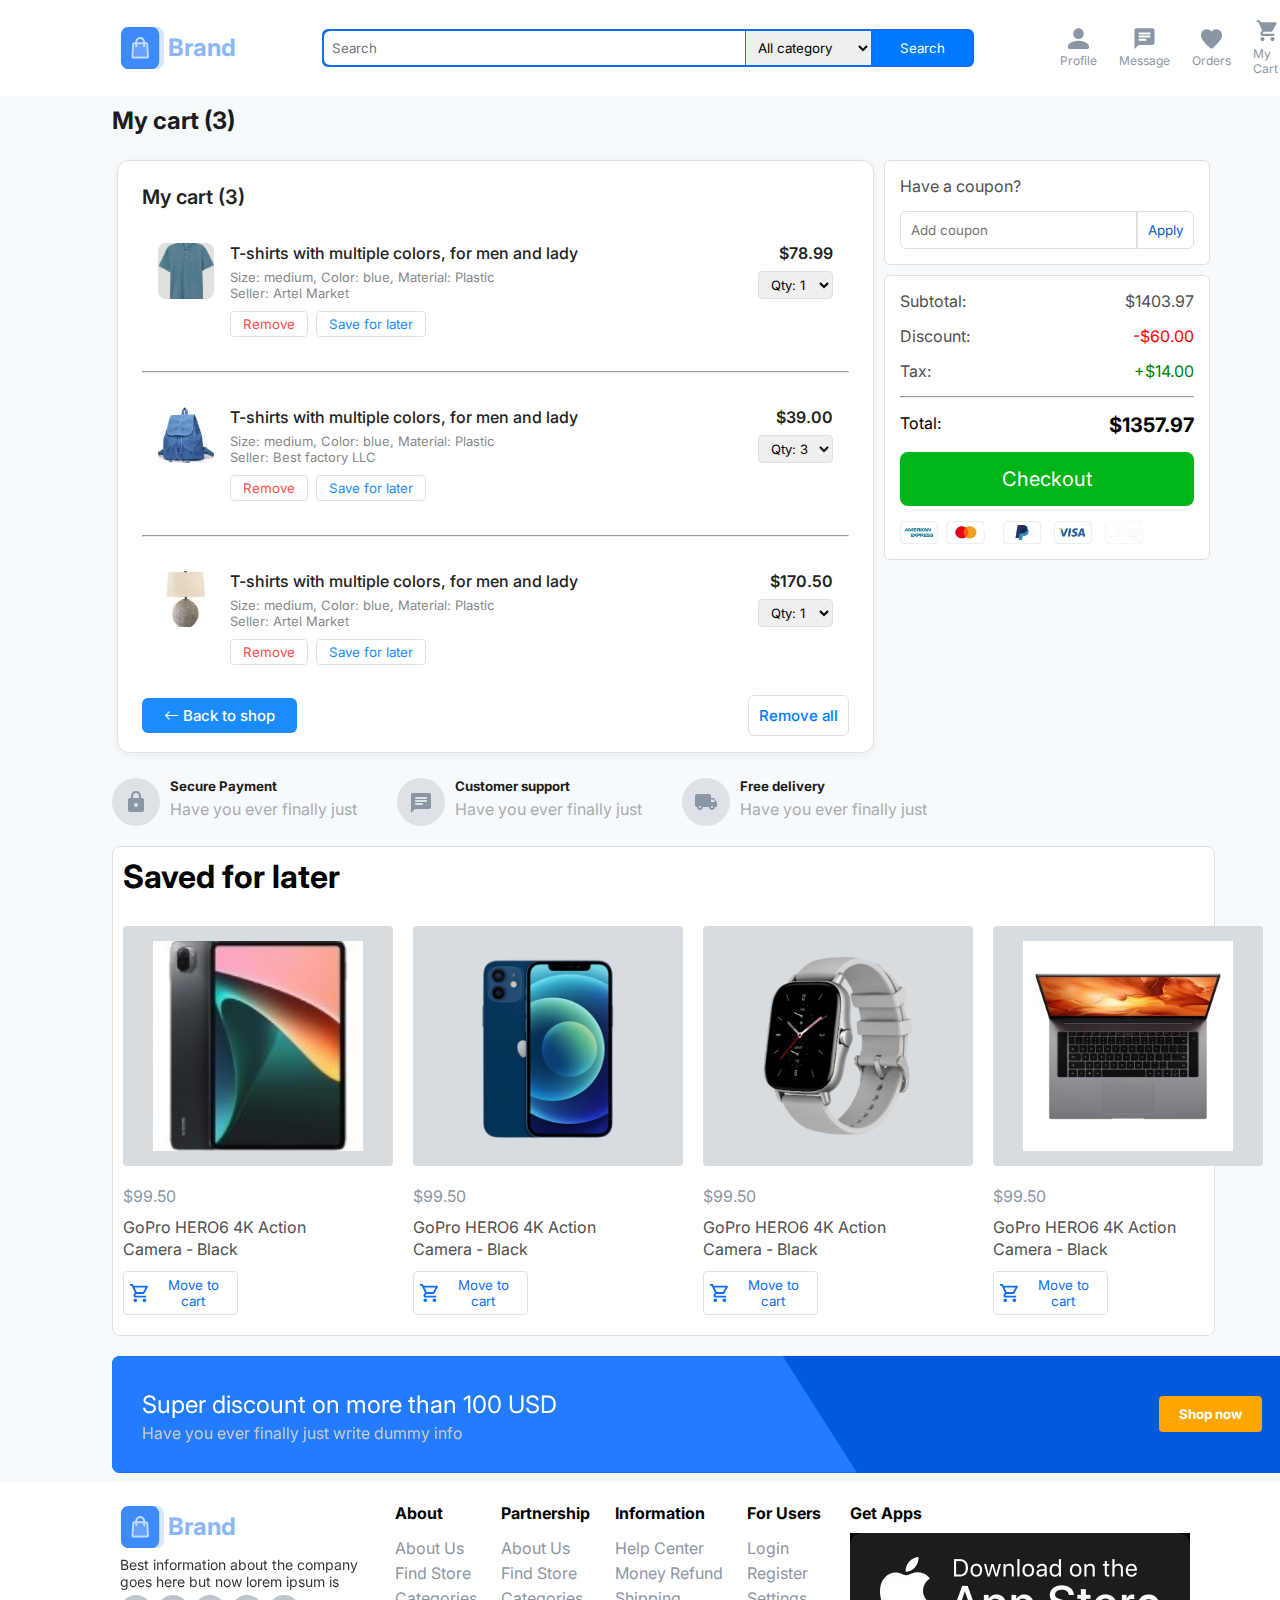
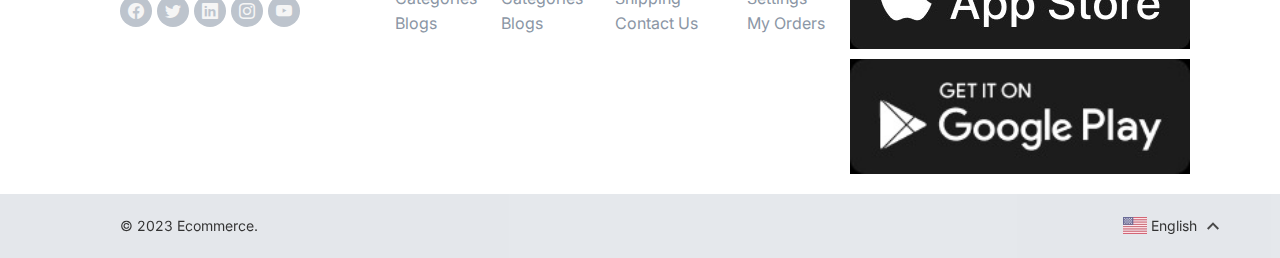
<file: pages/my-cart_page.html>
<!DOCTYPE html>
<html lang="en">

<head>
    <meta charset="UTF-8" />
    <meta name="viewport" content="width=device-width, initial-scale=1.0" />
    <link rel="stylesheet" href="https://cdn.jsdelivr.net/npm/bootstrap-icons@1.3.0/font/bootstrap-icons.css" />
    <link rel="stylesheet" href="../css/my-cart_page.css" />
    <style>
        @import url("https://fonts.googleapis.com/css2?family=Inter:ital,opsz,wght@0,14..32,100..900;1,14..32,100..900&display=swap");
    </style>
    <title>My Cart Page</title>
</head>

<body>
    <main class="main-page">
        <header class="header">
            <div class="logo">
                <svg width="44" height="48" viewBox="0 0 44 48" fill="none" xmlns="http://www.w3.org/2000/svg">
                    <g opacity="0.8">
                        <path fill-rule="evenodd" clip-rule="evenodd"
                            d="M14.4676 2.97876H37.185C40.9489 2.97876 44.0002 6.50808 44.0002 10.8617V37.1383C44.0002 41.4919 40.9489 45.0212 37.185 45.0212H14.4676C10.7036 45.0212 7.65234 41.4919 7.65234 37.1383L7.65234 10.8617C7.65234 6.50808 10.7036 2.97876 14.4676 2.97876Z"
                            fill="#0D6EFD" fill-opacity="0.2" />
                        <path fill-rule="evenodd" clip-rule="evenodd"
                            d="M8.13046 2.97876H32.0435C36.0055 2.97876 39.2174 6.50808 39.2174 10.8617V37.1383C39.2174 41.4919 36.0055 45.0212 32.0435 45.0212H8.13046C4.16841 45.0212 0.956542 41.4919 0.956543 37.1383L0.956543 10.8617C0.956543 6.50808 4.16841 2.97876 8.13046 2.97876Z"
                            fill="#0D6EFD" />
                        <g opacity="0.7">
                            <path opacity="0.3" fill-rule="evenodd" clip-rule="evenodd"
                                d="M15.2898 20.1866H14.3092C14.2587 20.1866 14.1837 20.2602 14.1808 20.3088L13.4585 32.5265L26.9544 32.5239L26.2249 20.3088C26.2221 20.2621 26.1453 20.1866 26.0965 20.1866H25.116V22.2433C25.116 22.8112 24.676 23.2716 24.1334 23.2716C23.5907 23.2716 23.1507 22.8112 23.1507 22.2433V20.1866H17.255V22.2433C17.255 22.8112 16.8151 23.2716 16.2724 23.2716C15.7297 23.2716 15.2898 22.8112 15.2898 22.2433V20.1866Z"
                                fill="white" />
                            <path fill-rule="evenodd" clip-rule="evenodd"
                                d="M20.203 12.9888C22.9151 12.9888 25.1162 15.2925 25.1162 18.128L26.0967 18.1304C27.1832 18.1304 28.119 19.0502 28.1865 20.1809L28.9242 32.5331C28.9918 33.6655 28.1695 34.5836 27.0862 34.5836H13.3199C12.2372 34.5836 11.4144 33.6638 11.4819 32.5331L12.2196 20.1809C12.2872 19.0485 13.221 18.1304 14.3094 18.1304H15.2899C15.2899 15.2909 17.4928 12.9888 20.203 12.9888ZM23.1509 18.1305C23.1509 16.4284 21.8297 15.0455 20.203 15.0455C18.5776 15.0455 17.2552 16.4275 17.2552 18.1281L23.1509 18.1305ZM15.2899 20.187H14.3094C14.2589 20.187 14.1839 20.2606 14.181 20.3092L13.4587 32.5269L26.9546 32.5242L26.2251 20.3092C26.2223 20.2624 26.1454 20.187 26.0967 20.187H25.1162V22.2436C25.1162 22.8116 24.6762 23.272 24.1335 23.272C23.5908 23.272 23.1509 22.8116 23.1509 22.2436V20.187H17.2552V22.2436C17.2552 22.8116 16.8152 23.272 16.2726 23.272C15.7299 23.272 15.2899 22.8116 15.2899 22.2436V20.187Z"
                                fill="white" />
                        </g>
                    </g>
                </svg>
                <p>Brand</p>
            </div>
            <form class="search-bar">
                <input type="text" placeholder="Search" class="search-input" />
                <select class="category-select">
                    <option>All category</option>
                    <option>Electronics</option>
                    <option>Fashion</option>
                </select>
                <button type="submit" class="btn">Search</button>
            </form>
            <div class="nav-links">
                <div class="links">
                    <svg width="20" height="21" viewBox="0 0 20 21" fill="none" xmlns="http://www.w3.org/2000/svg">
                        <path fill-rule="evenodd" clip-rule="evenodd"
                            d="M10 10.628C12.7625 10.628 15 8.28639 15 5.3954C15 2.50441 12.7625 0.162842 10 0.162842C7.2375 0.162842 5 2.50441 5 5.3954C5 8.28639 7.2375 10.628 10 10.628ZM10 12.1977C6.6625 12.1977 0 13.9506 0 17.4303V18.7384C0 19.4579 0.5625 20.0466 1.25 20.0466H18.75C19.4375 20.0466 20 19.4579 20 18.7384V17.4303C20 13.9506 13.3375 12.1977 10 12.1977Z"
                            fill="#8B96A5" />
                    </svg>

                    <a href="../index.html">Profile</a>
                </div>
                <div class="links">
                    <svg width="20" height="22" viewBox="0 0 20 22" fill="none" xmlns="http://www.w3.org/2000/svg">
                        <path fill-rule="evenodd" clip-rule="evenodd"
                            d="M18 0.209351H2C0.9 0.209351 0.01 1.15121 0.01 2.30237L0 21.1396L4 16.9535H18C19.1 16.9535 20 16.0117 20 14.8605V2.30237C20 1.15121 19.1 0.209351 18 0.209351ZM5 7.53493H15C15.55 7.53493 16 8.00586 16 8.58144C16 9.15703 15.55 9.62796 15 9.62796H5C4.45 9.62796 4 9.15703 4 8.58144C4 8.00586 4.45 7.53493 5 7.53493ZM11 12.7675H5C4.45 12.7675 4 12.2966 4 11.721C4 11.1454 4.45 10.6745 5 10.6745H11C11.55 10.6745 12 11.1454 12 11.721C12 12.2966 11.55 12.7675 11 12.7675ZM15 6.48842H5C4.45 6.48842 4 6.01749 4 5.44191C4 4.86633 4.45 4.3954 5 4.3954H15C15.55 4.3954 16 4.86633 16 5.44191C16 6.01749 15.55 6.48842 15 6.48842Z"
                            fill="#8B96A5" />
                    </svg>

                    <a href="#">Message</a>
                </div>
                <div class="links">
                    <svg width="20" height="19" viewBox="0 0 20 19" fill="none" xmlns="http://www.w3.org/2000/svg">
                        <path fill-rule="evenodd" clip-rule="evenodd"
                            d="M11.3502 18.1362C10.5902 18.8583 9.42015 18.8583 8.66015 18.1257L8.55015 18.0211C3.30015 13.0501 -0.129847 9.79547 0.000153087 5.73501C0.0601531 3.95594 0.930153 2.25012 2.34015 1.24547C4.98015 -0.63825 8.24015 0.24082 10.0002 2.39663C11.7602 0.24082 15.0202 -0.648715 17.6602 1.24547C19.0702 2.25012 19.9402 3.95594 20.0002 5.73501C20.1402 9.79547 16.7002 13.0501 11.4502 18.042L11.3502 18.1362Z"
                            fill="#8B96A5" />
                    </svg>

                    <a href="product-detail_page.html">Orders</a>
                </div>
                <div class="links">
                    <svg width="21" height="23" viewBox="0 0 21 23" fill="none" xmlns="http://www.w3.org/2000/svg">
                        <path fill-rule="evenodd" clip-rule="evenodd"
                            d="M6.29989 17.7439C5.14491 17.7439 4.21043 18.7329 4.21043 19.9416C4.21043 21.1503 5.14491 22.1392 6.29989 22.1392C7.45487 22.1392 8.39985 21.1503 8.39985 19.9416C8.39985 18.7329 7.45487 17.7439 6.29989 17.7439ZM0 1.26166C0 1.86601 0.472492 2.36048 1.04998 2.36048H2.09996L5.8799 10.7005L4.46242 13.3816C3.69593 14.854 4.70392 16.6451 6.29989 16.6451H17.8497C18.4272 16.6451 18.8997 16.1506 18.8997 15.5463C18.8997 14.9419 18.4272 14.4475 17.8497 14.4475H6.29989L7.45487 12.2498H15.2772C16.0647 12.2498 16.7577 11.7993 17.1147 11.1181L20.8736 3.98673C21.2621 3.26151 20.7581 2.36048 19.9601 2.36048H4.42042L3.71693 0.789168C3.54894 0.404582 3.17094 0.162842 2.77195 0.162842H1.04998C0.472492 0.162842 0 0.65731 0 1.26166ZM16.7997 17.7439C15.6447 17.7439 14.7102 18.7329 14.7102 19.9416C14.7102 21.1503 15.6447 22.1392 16.7997 22.1392C17.9547 22.1392 18.8997 21.1503 18.8997 19.9416C18.8997 18.7329 17.9547 17.7439 16.7997 17.7439Z"
                            fill="#8B96A5" />
                    </svg>

                    <a href="my-cart_page.html">My Cart</a>
                </div>
            </div>
        </header>


        <section
            style="display: flex; flex-direction: column; row-gap: 20px; padding: 10px 65px 10px 112px; background-color: #f7fafc;">


            <p style="font-size: 24px; font-weight: bold; color: #1C1C1C;">My cart (3)</p>

            <section class="my-cart-area">

                <div class="cart-container">
                    <h2 class="cart-title">My cart (3)</h2>
                    <div class="cart-items">

                        <div class="cart-item">
                            <img src="../assets/outfits/green-Tshirt.jpg" alt="T-shirt" class="cart-item-img">
                            <div class="cart-item-details">
                                <div class="cart-item-title">T-shirts with multiple colors, for men and lady</div>
                                <div class="cart-item-desc">Size: medium, Color: blue, Material: Plastic<br>Seller:
                                    Artel Market</div>
                                <div class="cart-item-actions">
                                    <button class="remove-btn">Remove</button>
                                    <button class="save-btn">Save for later</button>
                                </div>
                            </div>
                            <div class="cart-item-side">
                                <div class="cart-item-price">$78.99</div>
                                <select class="cart-item-qty">
                                    <option>Qty: 1</option>
                                    <option>Qty: 2</option>
                                    <option>Qty: 3</option>
                                    <option>Qty: 4</option>
                                    <option>Qty: 5</option>
                                </select>
                            </div>
                        </div>

                        <hr>

                        <div class="cart-item">
                            <img src="../assets/outfits/blue-bag.jpg" alt="T-shirt" class="cart-item-img">
                            <div class="cart-item-details">
                                <div class="cart-item-title">T-shirts with multiple colors, for men and lady</div>
                                <div class="cart-item-desc">Size: medium, Color: blue, Material: Plastic<br>Seller: Best
                                    factory LLC</div>
                                <div class="cart-item-actions">
                                    <button class="remove-btn">Remove</button>
                                    <button class="save-btn">Save for later</button>
                                </div>
                            </div>
                            <div class="cart-item-side">
                                <div class="cart-item-price">$39.00</div>
                                <select class="cart-item-qty">
                                    <option>Qty: 1</option>
                                    <option>Qty: 2</option>
                                    <option selected>Qty: 3</option>
                                    <option>Qty: 4</option>
                                    <option>Qty: 5</option>
                                </select>
                            </div>
                        </div>

                        <hr>

                        <div class="cart-item">
                            <img src="../assets/home-items/lamp.jpg" alt="T-shirt" class="cart-item-img">
                            <div class="cart-item-details">
                                <div class="cart-item-title">T-shirts with multiple colors, for men and lady</div>
                                <div class="cart-item-desc">Size: medium, Color: blue, Material: Plastic<br>Seller:
                                    Artel Market</div>
                                <div class="cart-item-actions">
                                    <button class="remove-btn">Remove</button>
                                    <button class="save-btn">Save for later</button>
                                </div>
                            </div>
                            <div class="cart-item-side">
                                <div class="cart-item-price">$170.50</div>
                                <select class="cart-item-qty">
                                    <option>Qty: 1</option>
                                    <option>Qty: 2</option>
                                    <option>Qty: 3</option>
                                    <option>Qty: 4</option>
                                    <option>Qty: 5</option>
                                </select>
                            </div>
                        </div>
                    </div>
                    <div class="cart-footer">
                        <button class="back-btn"><i class="bi bi-arrow-left"></i> Back to shop</button>
                        <button class="remove-all-btn">Remove all</button>
                    </div>
                </div>




                <section class="checkouts">

                    <div class="coupon">
                        <p>Have a coupon?</p>
                        <div>
                            <input type="text" placeholder="Add coupon">
                            <button>Apply</button>
                        </div>
                    </div>

                    <div class="coupon">
                        <div class="bill">
                            <p style="color: #505050;">Subtotal:</p>
                            <p style="color: #505050;">$1403.97</p>
                        </div>
                        <div class="bill">
                            <p style="color: #505050;">Discount:</p>
                            <p style="color: red;">-$60.00</p>
                        </div>
                        <div class="bill">
                            <p style="color: #505050;">Tax:</p>
                            <p style="color: green;">+$14.00</p>
                        </div>

                        <hr style="color: darkgreen;">

                        <div class="bill">
                            <p>Total:</p>
                            <p style="font-size: 20px;font-weight: bold;">$1357.97</p>
                        </div>

                        <button class="action-btn">
                            Checkout
                        </button>

                        <img src="../assets/other/payment.jpg" alt="Payment Methods">
                    </div>

                </section>

            </section>

            <section class="support">

                <div class="supporting-steps">

                    <svg width="48" height="48" viewBox="0 0 48 48" fill="none" xmlns="http://www.w3.org/2000/svg">
                        <circle cx="24" cy="24" r="24" fill="#DEE2E7" />
                        <path fill-rule="evenodd" clip-rule="evenodd"
                            d="M30 20H29V18C29 15.24 26.76 13 24 13C21.24 13 19 15.24 19 18V20H18C16.9 20 16 20.9 16 22V32C16 33.1 16.9 34 18 34H30C31.1 34 32 33.1 32 32V22C32 20.9 31.1 20 30 20ZM24 29C22.9 29 22 28.1 22 27C22 25.9 22.9 25 24 25C25.1 25 26 25.9 26 27C26 28.1 25.1 29 24 29ZM21 20V18C21 16.34 22.34 15 24 15C25.66 15 27 16.34 27 18V20H21Z"
                            fill="#8B96A5" />
                    </svg>

                    <div class="supporting-details">
                        <h5>Secure Payment</h5>
                        <p>Have you ever finally just</p>
                    </div>
                </div>

                <div class="supporting-steps">

                    <svg width="48" height="48" viewBox="0 0 48 48" fill="none" xmlns="http://www.w3.org/2000/svg">
                        <circle cx="24" cy="24" r="24" fill="#DEE2E7" />
                        <path fill-rule="evenodd" clip-rule="evenodd"
                            d="M32 15H16C14.9 15 14.01 15.9 14.01 17L14 35L18 31H32C33.1 31 34 30.1 34 29V17C34 15.9 33.1 15 32 15ZM19 22H29C29.55 22 30 22.45 30 23C30 23.55 29.55 24 29 24H19C18.45 24 18 23.55 18 23C18 22.45 18.45 22 19 22ZM25 27H19C18.45 27 18 26.55 18 26C18 25.45 18.45 25 19 25H25C25.55 25 26 25.45 26 26C26 26.55 25.55 27 25 27ZM29 21H19C18.45 21 18 20.55 18 20C18 19.45 18.45 19 19 19H29C29.55 19 30 19.45 30 20C30 20.55 29.55 21 29 21Z"
                            fill="#8B96A5" />
                    </svg>

                    <div class="supporting-details">
                        <h5>Customer support</h5>
                        <p>Have you ever finally just </p>
                    </div>
                </div>

                <div class="supporting-steps">

                    <svg width="48" height="48" viewBox="0 0 48 48" fill="none" xmlns="http://www.w3.org/2000/svg">
                        <circle cx="24" cy="24" r="24" fill="#DEE2E7" />
                        <path fill-rule="evenodd" clip-rule="evenodd"
                            d="M31.5 20H29V18C29 16.9 28.1 16 27 16H15C13.9 16 13 16.9 13 18V27C13 28.1 13.9 29 15 29C15 30.66 16.34 32 18 32C19.66 32 21 30.66 21 29H27C27 30.66 28.34 32 30 32C31.66 32 33 30.66 33 29H34C34.55 29 35 28.55 35 28V24.67C35 24.24 34.86 23.82 34.6 23.47L32.3 20.4C32.11 20.15 31.81 20 31.5 20ZM18 30C17.45 30 17 29.55 17 29C17 28.45 17.45 28 18 28C18.55 28 19 28.45 19 29C19 29.55 18.55 30 18 30ZM31.5 21.5L33.46 24H29V21.5H31.5ZM30 30C29.45 30 29 29.55 29 29C29 28.45 29.45 28 30 28C30.55 28 31 28.45 31 29C31 29.55 30.55 30 30 30Z"
                            fill="#8B96A5" />
                    </svg>

                    <div class="supporting-details">
                        <h5>Free delivery</h5>
                        <p>Have you ever finally just </p>
                    </div>
                </div>
            </section>


            <section class="related-items">
                <h1 style="padding-left: 10px;">Saved for later</h1>
                <div class="product-cont">

                    <div class="item-cont">
                        <img src="../assets/electronics-items/tablet.jpg" alt="Tablet" />
                        <div class="product-info">
                            <span class="item-price">$99.50</span>
                            <p class="item-desc">GoPro HERO6 4K Action <br> Camera - Black</p>
                            <button><svg width="20" height="20" viewBox="0 0 20 20" fill="none"
                                    xmlns="http://www.w3.org/2000/svg">
                                    <path
                                        d="M14.1675 10.9167C14.855 10.9167 15.46 10.5408 15.7716 9.97251L19.0533 4.02334C19.3925 3.41834 18.9525 2.66668 18.2558 2.66668H4.68912L3.82746 0.833344H0.829956V2.66668H2.66329L5.96329 9.62418L4.72579 11.8608C4.05662 13.0892 4.93662 14.5833 6.32996 14.5833H17.33V12.75H6.32996L7.33829 10.9167H14.1675ZM5.55996 4.50001H16.6975L14.1675 9.08334H7.73246L5.55996 4.50001ZM6.32996 15.5C5.32162 15.5 4.50579 16.325 4.50579 17.3333C4.50579 18.3417 5.32162 19.1667 6.32996 19.1667C7.33829 19.1667 8.16329 18.3417 8.16329 17.3333C8.16329 16.325 7.33829 15.5 6.32996 15.5ZM15.4966 15.5C14.4883 15.5 13.6725 16.325 13.6725 17.3333C13.6725 18.3417 14.4883 19.1667 15.4966 19.1667C16.505 19.1667 17.33 18.3417 17.33 17.3333C17.33 16.325 16.505 15.5 15.4966 15.5Z"
                                        fill="#0D6EFD" />
                                </svg> Move to cart
                            </button>
                        </div>
                    </div>
                    <div class="item-cont">
                        <img src="../assets/electronics-items/apple_phone2.jpg" alt="Apple Phone" />
                        <div class="product-info">
                            <span class="item-price">$99.50</span>
                            <p class="item-desc">GoPro HERO6 4K Action <br> Camera - Black</p>
                            <button><svg width="20" height="20" viewBox="0 0 20 20" fill="none"
                                    xmlns="http://www.w3.org/2000/svg">
                                    <path
                                        d="M14.1675 10.9167C14.855 10.9167 15.46 10.5408 15.7716 9.97251L19.0533 4.02334C19.3925 3.41834 18.9525 2.66668 18.2558 2.66668H4.68912L3.82746 0.833344H0.829956V2.66668H2.66329L5.96329 9.62418L4.72579 11.8608C4.05662 13.0892 4.93662 14.5833 6.32996 14.5833H17.33V12.75H6.32996L7.33829 10.9167H14.1675ZM5.55996 4.50001H16.6975L14.1675 9.08334H7.73246L5.55996 4.50001ZM6.32996 15.5C5.32162 15.5 4.50579 16.325 4.50579 17.3333C4.50579 18.3417 5.32162 19.1667 6.32996 19.1667C7.33829 19.1667 8.16329 18.3417 8.16329 17.3333C8.16329 16.325 7.33829 15.5 6.32996 15.5ZM15.4966 15.5C14.4883 15.5 13.6725 16.325 13.6725 17.3333C13.6725 18.3417 14.4883 19.1667 15.4966 19.1667C16.505 19.1667 17.33 18.3417 17.33 17.3333C17.33 16.325 16.505 15.5 15.4966 15.5Z"
                                        fill="#0D6EFD" />
                                </svg> Move to cart
                            </button>
                        </div>
                    </div>
                    <div class="item-cont">
                        <img src="../assets/electronics-items/watch.jpg" alt="Watch" />
                        <div class="product-info">
                            <span class="item-price">$99.50</span>
                            <p class="item-desc">GoPro HERO6 4K Action <br> Camera - Black</p>
                            <button><svg width="20" height="20" viewBox="0 0 20 20" fill="none"
                                    xmlns="http://www.w3.org/2000/svg">
                                    <path
                                        d="M14.1675 10.9167C14.855 10.9167 15.46 10.5408 15.7716 9.97251L19.0533 4.02334C19.3925 3.41834 18.9525 2.66668 18.2558 2.66668H4.68912L3.82746 0.833344H0.829956V2.66668H2.66329L5.96329 9.62418L4.72579 11.8608C4.05662 13.0892 4.93662 14.5833 6.32996 14.5833H17.33V12.75H6.32996L7.33829 10.9167H14.1675ZM5.55996 4.50001H16.6975L14.1675 9.08334H7.73246L5.55996 4.50001ZM6.32996 15.5C5.32162 15.5 4.50579 16.325 4.50579 17.3333C4.50579 18.3417 5.32162 19.1667 6.32996 19.1667C7.33829 19.1667 8.16329 18.3417 8.16329 17.3333C8.16329 16.325 7.33829 15.5 6.32996 15.5ZM15.4966 15.5C14.4883 15.5 13.6725 16.325 13.6725 17.3333C13.6725 18.3417 14.4883 19.1667 15.4966 19.1667C16.505 19.1667 17.33 18.3417 17.33 17.3333C17.33 16.325 16.505 15.5 15.4966 15.5Z"
                                        fill="#0D6EFD" />
                                </svg> Move to cart
                            </button>
                        </div>
                    </div>
                    <div class="item-cont">
                        <img src="../assets/electronics-items/laptop.jpg" alt="Laptop" />
                        <div class="product-info">
                            <span class="item-price">$99.50</span>
                            <p class="item-desc">GoPro HERO6 4K Action <br> Camera - Black</p>
                            <button><svg width="20" height="20" viewBox="0 0 20 20" fill="none"
                                    xmlns="http://www.w3.org/2000/svg">
                                    <path
                                        d="M14.1675 10.9167C14.855 10.9167 15.46 10.5408 15.7716 9.97251L19.0533 4.02334C19.3925 3.41834 18.9525 2.66668 18.2558 2.66668H4.68912L3.82746 0.833344H0.829956V2.66668H2.66329L5.96329 9.62418L4.72579 11.8608C4.05662 13.0892 4.93662 14.5833 6.32996 14.5833H17.33V12.75H6.32996L7.33829 10.9167H14.1675ZM5.55996 4.50001H16.6975L14.1675 9.08334H7.73246L5.55996 4.50001ZM6.32996 15.5C5.32162 15.5 4.50579 16.325 4.50579 17.3333C4.50579 18.3417 5.32162 19.1667 6.32996 19.1667C7.33829 19.1667 8.16329 18.3417 8.16329 17.3333C8.16329 16.325 7.33829 15.5 6.32996 15.5ZM15.4966 15.5C14.4883 15.5 13.6725 16.325 13.6725 17.3333C13.6725 18.3417 14.4883 19.1667 15.4966 19.1667C16.505 19.1667 17.33 18.3417 17.33 17.3333C17.33 16.325 16.505 15.5 15.4966 15.5Z"
                                        fill="#0D6EFD" />
                                </svg> Move to cart
                            </button>
                        </div>
                    </div>

                </div>
            </section>



            <div class="dark-blue-banner">
                <div class="light-box"></div>
                <div class="banner-text">
                    <p class="heading">Super discount on more than 100 USD</p>
                    <p>Have you ever finally just write dummy info</p>
                </div>
                <button class="banner-btn">Shop now</button>
            </div>
        </section>


        <!-- footer Start -->
        <footer class="footer">
            <div class="brand-info">
                <div class="logo">
                    <svg width="44" height="48" viewBox="0 0 44 48" fill="none" xmlns="http://www.w3.org/2000/svg">
                        <g opacity="0.8">
                            <path fill-rule="evenodd" clip-rule="evenodd"
                                d="M14.4676 2.97876H37.185C40.9489 2.97876 44.0002 6.50808 44.0002 10.8617V37.1383C44.0002 41.4919 40.9489 45.0212 37.185 45.0212H14.4676C10.7036 45.0212 7.65234 41.4919 7.65234 37.1383L7.65234 10.8617C7.65234 6.50808 10.7036 2.97876 14.4676 2.97876Z"
                                fill="#0D6EFD" fill-opacity="0.2" />
                            <path fill-rule="evenodd" clip-rule="evenodd"
                                d="M8.13046 2.97876H32.0435C36.0055 2.97876 39.2174 6.50808 39.2174 10.8617V37.1383C39.2174 41.4919 36.0055 45.0212 32.0435 45.0212H8.13046C4.16841 45.0212 0.956542 41.4919 0.956543 37.1383L0.956543 10.8617C0.956543 6.50808 4.16841 2.97876 8.13046 2.97876Z"
                                fill="#0D6EFD" />
                            <g opacity="0.7">
                                <path opacity="0.3" fill-rule="evenodd" clip-rule="evenodd"
                                    d="M15.2898 20.1866H14.3092C14.2587 20.1866 14.1837 20.2602 14.1808 20.3088L13.4585 32.5265L26.9544 32.5239L26.2249 20.3088C26.2221 20.2621 26.1453 20.1866 26.0965 20.1866H25.116V22.2433C25.116 22.8112 24.676 23.2716 24.1334 23.2716C23.5907 23.2716 23.1507 22.8112 23.1507 22.2433V20.1866H17.255V22.2433C17.255 22.8112 16.8151 23.2716 16.2724 23.2716C15.7297 23.2716 15.2898 22.8112 15.2898 22.2433V20.1866Z"
                                    fill="white" />
                                <path fill-rule="evenodd" clip-rule="evenodd"
                                    d="M20.203 12.9888C22.9151 12.9888 25.1162 15.2925 25.1162 18.128L26.0967 18.1304C27.1832 18.1304 28.119 19.0502 28.1865 20.1809L28.9242 32.5331C28.9918 33.6655 28.1695 34.5836 27.0862 34.5836H13.3199C12.2372 34.5836 11.4144 33.6638 11.4819 32.5331L12.2196 20.1809C12.2872 19.0485 13.221 18.1304 14.3094 18.1304H15.2899C15.2899 15.2909 17.4928 12.9888 20.203 12.9888ZM23.1509 18.1305C23.1509 16.4284 21.8297 15.0455 20.203 15.0455C18.5776 15.0455 17.2552 16.4275 17.2552 18.1281L23.1509 18.1305ZM15.2899 20.187H14.3094C14.2589 20.187 14.1839 20.2606 14.181 20.3092L13.4587 32.5269L26.9546 32.5242L26.2251 20.3092C26.2223 20.2624 26.1454 20.187 26.0967 20.187H25.1162V22.2436C25.1162 22.8116 24.6762 23.272 24.1335 23.272C23.5908 23.272 23.1509 22.8116 23.1509 22.2436V20.187H17.2552V22.2436C17.2552 22.8116 16.8152 23.272 16.2726 23.272C15.7299 23.272 15.2899 22.8116 15.2899 22.2436V20.187Z"
                                    fill="white" />
                            </g>
                        </g>
                    </svg>
                    <p>Brand</p>
                </div>
                <p class="brand-description">
                    Best information about the company goes here but now lorem ipsum is
                </p>
                <div class="social-links">
                    <div><i class="bi bi-facebook"></i></div>
                    <div><i class="bi bi-twitter"></i></div>
                    <div><i class="bi bi-linkedin"></i></div>
                    <div><i class="bi bi-instagram"></i></div>
                    <div><i class="bi bi-youtube"></i></div>
                </div>
            </div>

            <div class="footer-list">
                <h2>About</h2>
                <ul>
                    <li><a href="#">About Us</a></li>
                    <li><a href="#">Find Store</a></li>
                    <li><a href="#">Categories</a></li>
                    <li><a href="#">Blogs</a></li>
                </ul>
            </div>

            <div class="footer-list">
                <h2>Partnership</h2>
                <ul>
                    <li><a href="#">About Us</a></li>
                    <li><a href="#">Find Store</a></li>
                    <li><a href="#">Categories</a></li>
                    <li><a href="#">Blogs</a></li>
                </ul>
            </div>

            <div class="footer-list">
                <h2>Information</h2>
                <ul>
                    <li><a href="#">Help Center</a></li>
                    <li><a href="#">Money Refund</a></li>
                    <li><a href="#">Shipping</a></li>
                    <li><a href="#">Contact Us</a></li>
                </ul>
            </div>

            <div class="footer-list">
                <h2>For Users</h2>
                <ul>
                    <li><a href="#">Login</a></li>
                    <li><a href="#">Register</a></li>
                    <li><a href="#">Settings</a></li>
                    <li><a href="#">My Orders</a></li>
                </ul>
            </div>

            <div class="footer-list">
                <h2>Get Apps</h2>
                <img src="../assets/other/app-btn.jpg" alt="App Store Icon" />
                <img src="../assets/other/play-btn.jpg" alt="App Store Icon" />
            </div>
        </footer>
        <!-- footer End -->

        <div class="copyright">
            <p>&copy; 2023 Ecommerce.</p>
            <div>
                <img src="../assets/other/us-flag.jpg" alt="US Flag">
                <p>English</p>
                <svg width="24" height="24" viewBox="0 0 24 24" fill="none" xmlns="http://www.w3.org/2000/svg">
                    <path d="M12 8.29492L6 14.2949L7.41 15.7049L12 11.1249L16.59 15.7049L18 14.2949L12 8.29492Z"
                        fill="#1C1C1C" />
                </svg>

            </div>
        </div>

    </main>

</body>

</html>
</file>
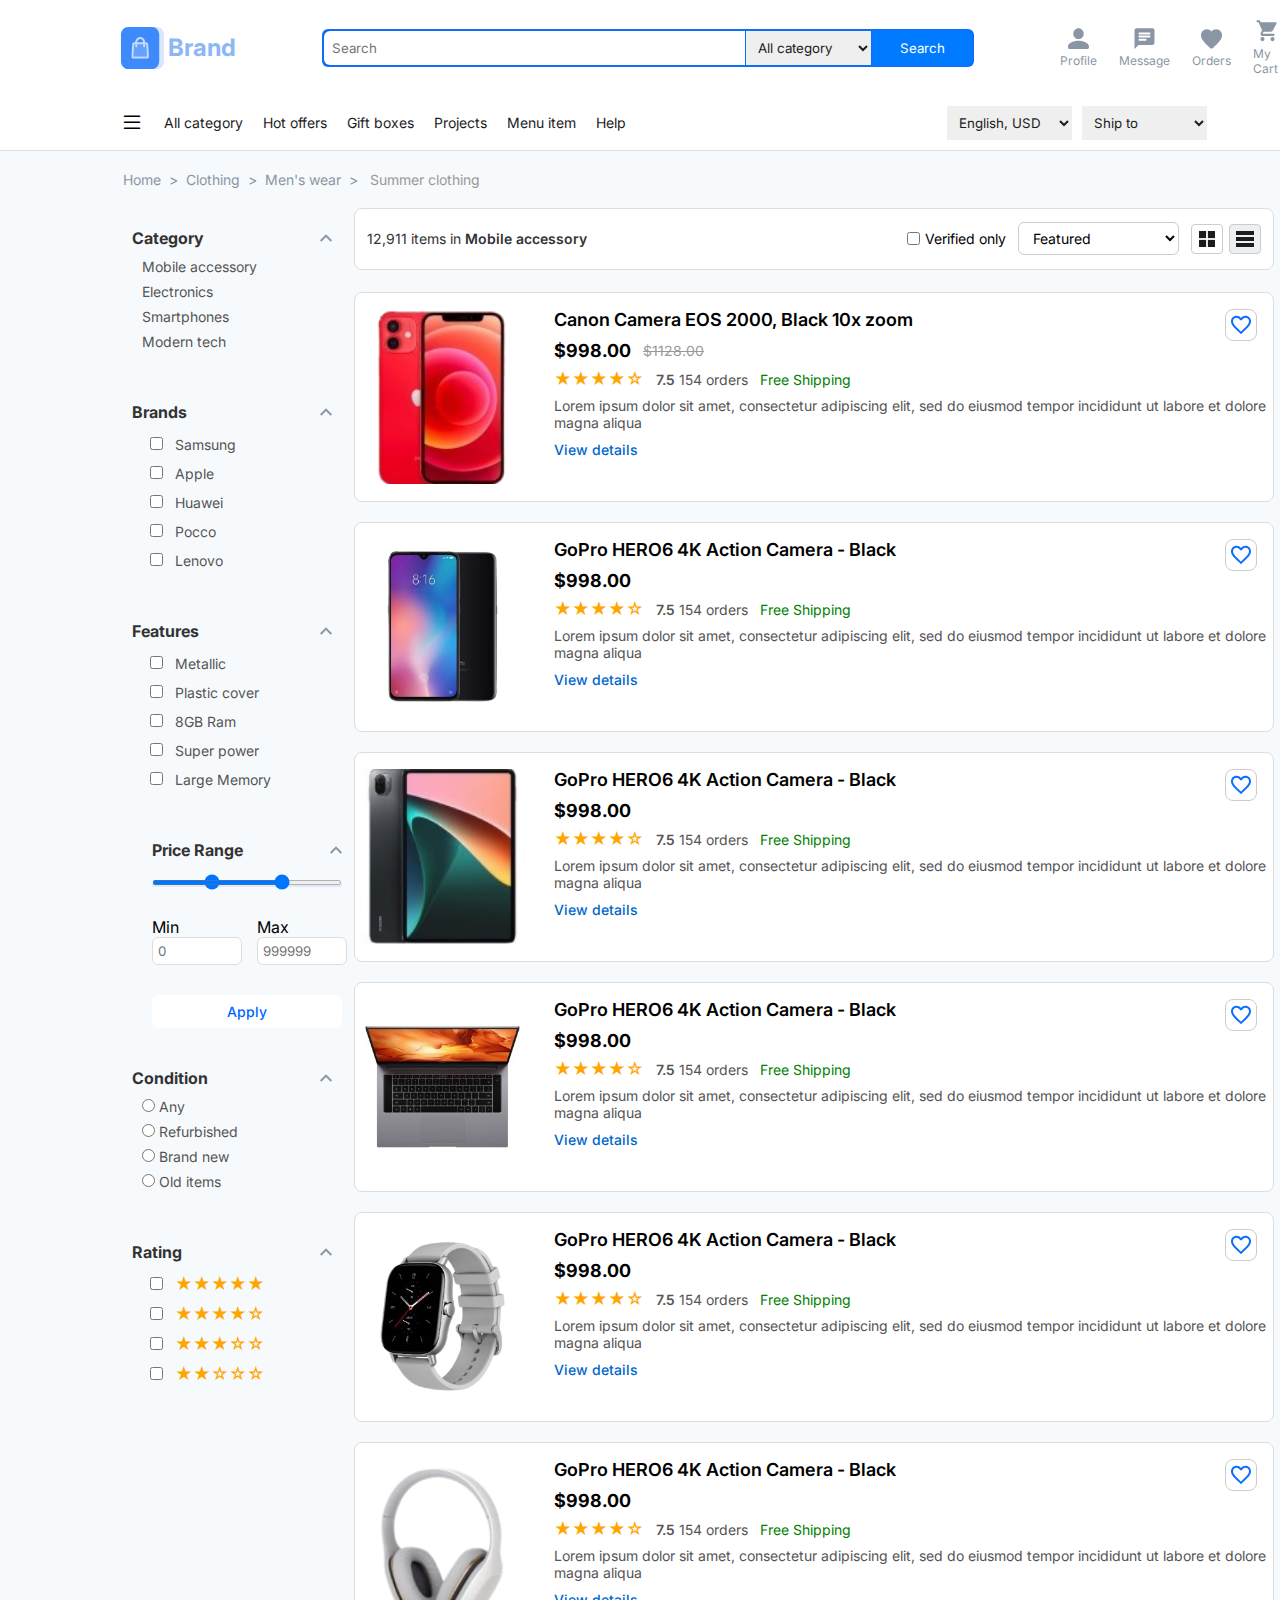
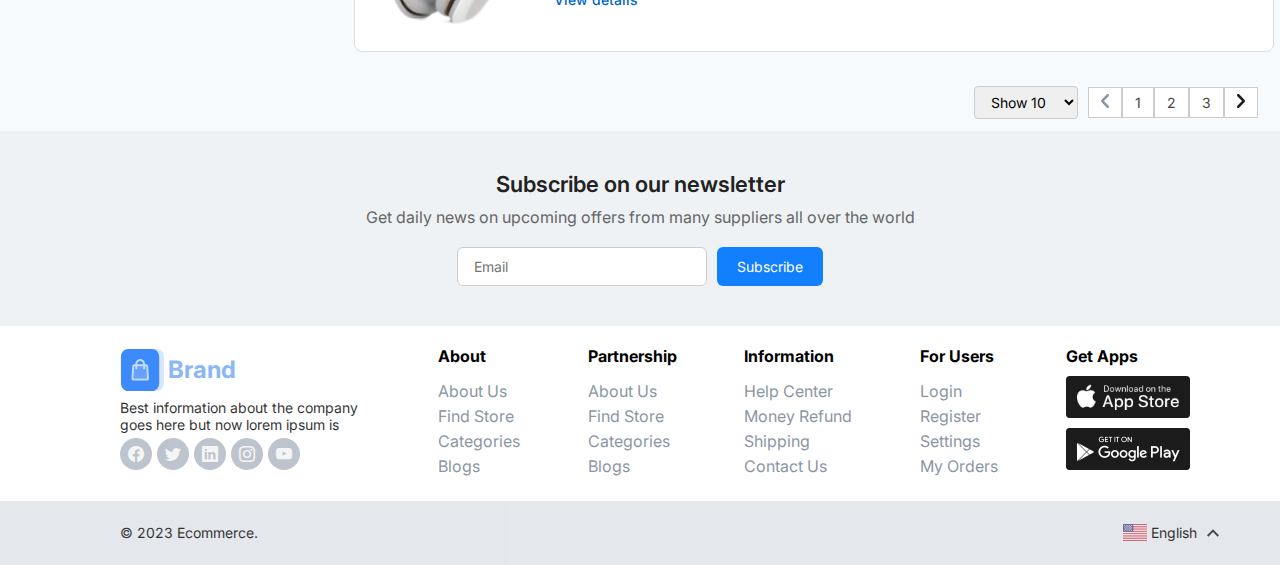
<file: pages/product_page.html>
<!DOCTYPE html>
<html lang="en">

<head>
  <meta charset="UTF-8" />
  <meta name="viewport" content="width=device-width, initial-scale=1.0" />
  <link rel="stylesheet" href="https://cdn.jsdelivr.net/npm/bootstrap-icons@1.3.0/font/bootstrap-icons.css" />
  <link rel="stylesheet" href="../css/product_page.css" />
  <style>
    @import url("https://fonts.googleapis.com/css2?family=Inter:ital,opsz,wght@0,14..32,100..900;1,14..32,100..900&display=swap");
  </style>
  <title>E-commerce Frontend Design</title>
</head>

<body>
  <main class="main-page">
    <header class="header">
      <div class="logo">
        <svg width="44" height="48" viewBox="0 0 44 48" fill="none" xmlns="http://www.w3.org/2000/svg">
          <g opacity="0.8">
            <path fill-rule="evenodd" clip-rule="evenodd"
              d="M14.4676 2.97876H37.185C40.9489 2.97876 44.0002 6.50808 44.0002 10.8617V37.1383C44.0002 41.4919 40.9489 45.0212 37.185 45.0212H14.4676C10.7036 45.0212 7.65234 41.4919 7.65234 37.1383L7.65234 10.8617C7.65234 6.50808 10.7036 2.97876 14.4676 2.97876Z"
              fill="#0D6EFD" fill-opacity="0.2" />
            <path fill-rule="evenodd" clip-rule="evenodd"
              d="M8.13046 2.97876H32.0435C36.0055 2.97876 39.2174 6.50808 39.2174 10.8617V37.1383C39.2174 41.4919 36.0055 45.0212 32.0435 45.0212H8.13046C4.16841 45.0212 0.956542 41.4919 0.956543 37.1383L0.956543 10.8617C0.956543 6.50808 4.16841 2.97876 8.13046 2.97876Z"
              fill="#0D6EFD" />
            <g opacity="0.7">
              <path opacity="0.3" fill-rule="evenodd" clip-rule="evenodd"
                d="M15.2898 20.1866H14.3092C14.2587 20.1866 14.1837 20.2602 14.1808 20.3088L13.4585 32.5265L26.9544 32.5239L26.2249 20.3088C26.2221 20.2621 26.1453 20.1866 26.0965 20.1866H25.116V22.2433C25.116 22.8112 24.676 23.2716 24.1334 23.2716C23.5907 23.2716 23.1507 22.8112 23.1507 22.2433V20.1866H17.255V22.2433C17.255 22.8112 16.8151 23.2716 16.2724 23.2716C15.7297 23.2716 15.2898 22.8112 15.2898 22.2433V20.1866Z"
                fill="white" />
              <path fill-rule="evenodd" clip-rule="evenodd"
                d="M20.203 12.9888C22.9151 12.9888 25.1162 15.2925 25.1162 18.128L26.0967 18.1304C27.1832 18.1304 28.119 19.0502 28.1865 20.1809L28.9242 32.5331C28.9918 33.6655 28.1695 34.5836 27.0862 34.5836H13.3199C12.2372 34.5836 11.4144 33.6638 11.4819 32.5331L12.2196 20.1809C12.2872 19.0485 13.221 18.1304 14.3094 18.1304H15.2899C15.2899 15.2909 17.4928 12.9888 20.203 12.9888ZM23.1509 18.1305C23.1509 16.4284 21.8297 15.0455 20.203 15.0455C18.5776 15.0455 17.2552 16.4275 17.2552 18.1281L23.1509 18.1305ZM15.2899 20.187H14.3094C14.2589 20.187 14.1839 20.2606 14.181 20.3092L13.4587 32.5269L26.9546 32.5242L26.2251 20.3092C26.2223 20.2624 26.1454 20.187 26.0967 20.187H25.1162V22.2436C25.1162 22.8116 24.6762 23.272 24.1335 23.272C23.5908 23.272 23.1509 22.8116 23.1509 22.2436V20.187H17.2552V22.2436C17.2552 22.8116 16.8152 23.272 16.2726 23.272C15.7299 23.272 15.2899 22.8116 15.2899 22.2436V20.187Z"
                fill="white" />
            </g>
          </g>
        </svg>
        <p>Brand</p>
      </div>
      <form class="search-bar">
        <input type="text" placeholder="Search" class="search-input" />
        <select class="category-select">
          <option>All category</option>
          <option>Electronics</option>
          <option>Fashion</option>
        </select>
        <button type="submit" class="btn">Search</button>
      </form>
      <div class="nav-links">
        <div class="links">
          <svg width="20" height="21" viewBox="0 0 20 21" fill="none" xmlns="http://www.w3.org/2000/svg">
            <path fill-rule="evenodd" clip-rule="evenodd"
              d="M10 10.628C12.7625 10.628 15 8.28639 15 5.3954C15 2.50441 12.7625 0.162842 10 0.162842C7.2375 0.162842 5 2.50441 5 5.3954C5 8.28639 7.2375 10.628 10 10.628ZM10 12.1977C6.6625 12.1977 0 13.9506 0 17.4303V18.7384C0 19.4579 0.5625 20.0466 1.25 20.0466H18.75C19.4375 20.0466 20 19.4579 20 18.7384V17.4303C20 13.9506 13.3375 12.1977 10 12.1977Z"
              fill="#8B96A5" />
          </svg>

          <a href="#">Profile</a>
        </div>
        <div class="links">
          <svg width="20" height="22" viewBox="0 0 20 22" fill="none" xmlns="http://www.w3.org/2000/svg">
            <path fill-rule="evenodd" clip-rule="evenodd"
              d="M18 0.209351H2C0.9 0.209351 0.01 1.15121 0.01 2.30237L0 21.1396L4 16.9535H18C19.1 16.9535 20 16.0117 20 14.8605V2.30237C20 1.15121 19.1 0.209351 18 0.209351ZM5 7.53493H15C15.55 7.53493 16 8.00586 16 8.58144C16 9.15703 15.55 9.62796 15 9.62796H5C4.45 9.62796 4 9.15703 4 8.58144C4 8.00586 4.45 7.53493 5 7.53493ZM11 12.7675H5C4.45 12.7675 4 12.2966 4 11.721C4 11.1454 4.45 10.6745 5 10.6745H11C11.55 10.6745 12 11.1454 12 11.721C12 12.2966 11.55 12.7675 11 12.7675ZM15 6.48842H5C4.45 6.48842 4 6.01749 4 5.44191C4 4.86633 4.45 4.3954 5 4.3954H15C15.55 4.3954 16 4.86633 16 5.44191C16 6.01749 15.55 6.48842 15 6.48842Z"
              fill="#8B96A5" />
          </svg>

          <a href="#">Message</a>
        </div>
        <div class="links">
          <svg width="20" height="19" viewBox="0 0 20 19" fill="none" xmlns="http://www.w3.org/2000/svg">
            <path fill-rule="evenodd" clip-rule="evenodd"
              d="M11.3502 18.1362C10.5902 18.8583 9.42015 18.8583 8.66015 18.1257L8.55015 18.0211C3.30015 13.0501 -0.129847 9.79547 0.000153087 5.73501C0.0601531 3.95594 0.930153 2.25012 2.34015 1.24547C4.98015 -0.63825 8.24015 0.24082 10.0002 2.39663C11.7602 0.24082 15.0202 -0.648715 17.6602 1.24547C19.0702 2.25012 19.9402 3.95594 20.0002 5.73501C20.1402 9.79547 16.7002 13.0501 11.4502 18.042L11.3502 18.1362Z"
              fill="#8B96A5" />
          </svg>

          <a href="#">Orders</a>
        </div>
        <div class="links">
          <svg width="21" height="23" viewBox="0 0 21 23" fill="none" xmlns="http://www.w3.org/2000/svg">
            <path fill-rule="evenodd" clip-rule="evenodd"
              d="M6.29989 17.7439C5.14491 17.7439 4.21043 18.7329 4.21043 19.9416C4.21043 21.1503 5.14491 22.1392 6.29989 22.1392C7.45487 22.1392 8.39985 21.1503 8.39985 19.9416C8.39985 18.7329 7.45487 17.7439 6.29989 17.7439ZM0 1.26166C0 1.86601 0.472492 2.36048 1.04998 2.36048H2.09996L5.8799 10.7005L4.46242 13.3816C3.69593 14.854 4.70392 16.6451 6.29989 16.6451H17.8497C18.4272 16.6451 18.8997 16.1506 18.8997 15.5463C18.8997 14.9419 18.4272 14.4475 17.8497 14.4475H6.29989L7.45487 12.2498H15.2772C16.0647 12.2498 16.7577 11.7993 17.1147 11.1181L20.8736 3.98673C21.2621 3.26151 20.7581 2.36048 19.9601 2.36048H4.42042L3.71693 0.789168C3.54894 0.404582 3.17094 0.162842 2.77195 0.162842H1.04998C0.472492 0.162842 0 0.65731 0 1.26166ZM16.7997 17.7439C15.6447 17.7439 14.7102 18.7329 14.7102 19.9416C14.7102 21.1503 15.6447 22.1392 16.7997 22.1392C17.9547 22.1392 18.8997 21.1503 18.8997 19.9416C18.8997 18.7329 17.9547 17.7439 16.7997 17.7439Z"
              fill="#8B96A5" />
          </svg>

          <a href="my-cart_page.html">My Cart</a>
        </div>
      </div>
    </header>

    <nav id="navbar">
      <div id="left-section">
        <i class="bi bi-list" onclick="myFunction()"></i>
        <a href="#">All category</a>
        <a href="#">Hot offers</a>
        <a href="#">Gift boxes</a>
        <a href="#">Projects</a>
        <a href="#">Menu item</a>
        <a href="#">Help</a>
      </div>

      <div id="right-section">
        <select class="category-select">
          <option value="">English, USD</option>
        </select>
        <select class="category-select">
          <option value="">Ship to</option>
          <span><img src="../assets/other/german_flag.jpg" alt="German Flag" class="flag-icon" /></span>
        </select>
      </div>
    </nav>

    <section class="breadcrumb-container">
      <!-- Breadcrumb Navigation -->
      <nav class="breadcrumb">
        <a href="#">Home</a>
        <span>></span>
        <a href="#">Clothing</a>
        <span>></span>
        <a href="#">Men's wear</a>
        <span>></span>
        <span class="current">Summer clothing</span>
      </nav>
    </section>

    <section style="
          display: flex;
          column-gap: 2px;
          padding: 0 0 0 112px;
          background-color: #f7fafc;
        ">
      <aside class="filter-sidebar">
        <!-- Category Section -->
        <div class="filter-section">
          <div class="section-header" onclick="toggleSection(this)">
            Category
            <svg width="12" height="8" viewBox="0 0 12 8" fill="none" xmlns="http://www.w3.org/2000/svg">
              <path d="M6 0.294983L0 6.29498L1.41 7.70498L6 3.12498L10.59 7.70498L12 6.29498L6 0.294983Z"
                fill="#8B96A5" />
            </svg>
          </div>
          <div class="section-content">
            <label>Mobile accessory</label>
            <label>Electronics</label>
            <label>Smartphones</label>
            <label>Modern tech</label>
          </div>
        </div>

        <!-- Brands Section -->
        <div class="filter-section">
          <div class="section-header" onclick="toggleSection(this)">
            Brands
            <svg width="12" height="8" viewBox="0 0 12 8" fill="none" xmlns="http://www.w3.org/2000/svg">
              <path d="M6 0.294983L0 6.29498L1.41 7.70498L6 3.12498L10.59 7.70498L12 6.29498L6 0.294983Z"
                fill="#8B96A5" />
            </svg>
          </div>
          <div class="section-content">
            <label><input type="checkbox" /> Samsung</label>
            <label><input type="checkbox" /> Apple</label>
            <label><input type="checkbox" /> Huawei</label>
            <label><input type="checkbox" /> Pocco</label>
            <label><input type="checkbox" /> Lenovo</label>
          </div>
        </div>

        <!-- Features Section -->
        <div class="filter-section">
          <div class="section-header" onclick="toggleSection(this)">
            Features
            <svg width="12" height="8" viewBox="0 0 12 8" fill="none" xmlns="http://www.w3.org/2000/svg">
              <path d="M6 0.294983L0 6.29498L1.41 7.70498L6 3.12498L10.59 7.70498L12 6.29498L6 0.294983Z"
                fill="#8B96A5" />
            </svg>
          </div>
          <div class="section-content">
            <label><input type="checkbox" /> Metallic</label>
            <label><input type="checkbox" /> Plastic cover</label>
            <label><input type="checkbox" /> 8GB Ram</label>
            <label><input type="checkbox" /> Super power</label>
            <label><input type="checkbox" /> Large Memory</label>
          </div>
        </div>

        <!-- Price Range Section -->
        <div class="price-range-container">
          <div class="section-header" onclick="toggleSection(this)">
            Price Range
            <svg width="12" height="8" viewBox="0 0 12 8" fill="none" xmlns="http://www.w3.org/2000/svg">
              <path d="M6 0.294983L0 6.29498L1.41 7.70498L6 3.12498L10.59 7.70498L12 6.29498L6 0.294983Z"
                fill="#8B96A5" />
            </svg>
          </div>

          <div class="range">
            <div class="range-slider">
              <span class="range-selected"></span>
            </div>
            <div class="range-input">
              <input type="range" class="min" min="0" max="1000" value="300" step="10" />
              <input type="range" class="max" min="0" max="1000" value="700" step="10" />
            </div>
            <div class="range-price">
              <div style="display: flex; flex-direction: column; column-gap: 5px">
                <label for="min">Min</label>
                <input type="number" name="min" placeholder="0" />
              </div>
              <div style="display: flex; flex-direction: column; column-gap: 5px">
                <label for="max">Max</label>
                <input type="number" name="max" placeholder="999999" />
              </div>
            </div>
            <button class="apply-btn">Apply</button>
          </div>

        </div>

        <!-- Condition Section -->
        <div class="filter-section">
          <div class="section-header" onclick="toggleSection(this)">
            Condition
            <svg width="12" height="8" viewBox="0 0 12 8" fill="none" xmlns="http://www.w3.org/2000/svg">
              <path d="M6 0.294983L0 6.29498L1.41 7.70498L6 3.12498L10.59 7.70498L12 6.29498L6 0.294983Z"
                fill="#8B96A5" />
            </svg>
          </div>
          <div class="section-content">
            <label><input type="radio" /> Any</label>
            <label><input type="radio" /> Refurbished</label>
            <label><input type="radio" /> Brand new</label>
            <label><input type="radio" /> Old items</label>
          </div>
        </div>

        <!-- Rating Section -->
        <div class="filter-section">
          <div class="section-header" onclick="toggleSection(this)">
            Rating
            <svg width="12" height="8" viewBox="0 0 12 8" fill="none" xmlns="http://www.w3.org/2000/svg">
              <path d="M6 0.294983L0 6.29498L1.41 7.70498L6 3.12498L10.59 7.70498L12 6.29498L6 0.294983Z"
                fill="#8B96A5" />
            </svg>
          </div>
          <div class="section-content">
            <label><input type="checkbox" />
              <span class="stars">★★★★★</span></label>
            <label><input type="checkbox" />
              <span class="stars">★★★★☆</span></label>
            <label><input type="checkbox" />
              <span class="stars">★★★☆☆</span></label>
            <label><input type="checkbox" />
              <span class="stars">★★☆☆☆</span></label>
          </div>
        </div>
      </aside>

      <section style="display: flex; flex-direction: column; row-gap: 2px">
        <div class="top-bar">
          <div class="item-count">
            12,911 items in <span>Mobile accessory</span>
          </div>

          <div class="filters">
            <label>
              <input type="checkbox" />
              Verified only
            </label>

            <select>
              <option>Featured</option>
              <option>Price: Low to High</option>
              <option>Price: High to Low</option>
            </select>

            <div class="view-toggle">
              <button id="gridBtn" title="Grid view">
                <svg width="18" height="16" viewBox="0 0 18 18" fill="none" xmlns="http://www.w3.org/2000/svg">
                  <path d="M8 0H0V8H8V0Z" fill="#1C1C1C" />
                  <path d="M8 10H0V18H8V10Z" fill="#1C1C1C" />
                  <path d="M18 0H10V8H18V0Z" fill="#1C1C1C" />
                  <path d="M18 10H10V18H18V10Z" fill="#1C1C1C" />
                </svg>
              </button>
              <button id="listBtn" title="List view">
                <svg width="18" height="16" viewBox="0 0 18 16" fill="none" xmlns="http://www.w3.org/2000/svg">
                  <path d="M18 4H0V0H18V4ZM18 6H0V10H18V6ZM18 12H0V16H18V12Z" fill="#1C1C1C" />
                </svg>
              </button>
            </div>
          </div>
        </div>

        <section class="product-container">
          <div class="product-card">
            <div class="product-image">
              <img src="../assets/electronics-items/apple_phone.jpg" alt="Apple Phone Image" />
            </div>

            <div class="product-info">
              <h3>Canon Camera EOS 2000, Black 10x zoom</h3>

              <div class="price-row">
                <span class="new-price">$998.00</span>
                <span class="old-price">$1128.00</span>
              </div>

              <div class="ratings">
                <span class="stars">★★★★☆</span>
                <span class="rating-value">7.5</span>
                <span class="reviews">154 orders</span>
                <span class="shipping">Free Shipping</span>
              </div>

              <p class="description">
                Lorem ipsum dolor sit amet, consectetur adipiscing elit, sed
                do eiusmod tempor incididunt ut labore et dolore magna aliqua
              </p>

              <a href="#" class="details-link">View details</a>
            </div>

            <button class="like-button">
              <svg width="20" height="20" viewBox="0 0 20 20" fill="none" xmlns="http://www.w3.org/2000/svg">
                <path
                  d="M14.5 0.824951C12.76 0.824951 11.09 1.63495 10 2.91495C8.91 1.63495 7.24 0.824951 5.5 0.824951C2.42 0.824951 0 3.24495 0 6.32495C0 10.105 3.4 13.185 8.55 17.865L10 19.175L11.45 17.855C16.6 13.185 20 10.105 20 6.32495C20 3.24495 17.58 0.824951 14.5 0.824951ZM10.1 16.375L10 16.475L9.9 16.375C5.14 12.065 2 9.21495 2 6.32495C2 4.32495 3.5 2.82495 5.5 2.82495C7.04 2.82495 8.54 3.81495 9.07 5.18495H10.94C11.46 3.81495 12.96 2.82495 14.5 2.82495C16.5 2.82495 18 4.32495 18 6.32495C18 9.21495 14.86 12.065 10.1 16.375Z"
                  fill="#0D6EFD" />
              </svg>
            </button>
          </div>

          <div class="product-card">
            <div class="product-image">
              <img src="../assets/electronics-items/mobile.jpg" alt="Mobile Image" />
            </div>

            <div class="product-info">
              <h3>GoPro HERO6 4K Action Camera - Black</h3>

              <div class="price-row">
                <span class="new-price">$998.00</span>
              </div>

              <div class="ratings">
                <span class="stars">★★★★☆</span>
                <span class="rating-value">7.5</span>
                <span class="reviews">154 orders</span>
                <span class="shipping">Free Shipping</span>
              </div>

              <p class="description">
                Lorem ipsum dolor sit amet, consectetur adipiscing elit, sed
                do eiusmod tempor incididunt ut labore et dolore magna aliqua
              </p>

              <a href="#" class="details-link">View details</a>
            </div>

            <button class="like-button">
              <svg width="20" height="20" viewBox="0 0 20 20" fill="none" xmlns="http://www.w3.org/2000/svg">
                <path
                  d="M14.5 0.824951C12.76 0.824951 11.09 1.63495 10 2.91495C8.91 1.63495 7.24 0.824951 5.5 0.824951C2.42 0.824951 0 3.24495 0 6.32495C0 10.105 3.4 13.185 8.55 17.865L10 19.175L11.45 17.855C16.6 13.185 20 10.105 20 6.32495C20 3.24495 17.58 0.824951 14.5 0.824951ZM10.1 16.375L10 16.475L9.9 16.375C5.14 12.065 2 9.21495 2 6.32495C2 4.32495 3.5 2.82495 5.5 2.82495C7.04 2.82495 8.54 3.81495 9.07 5.18495H10.94C11.46 3.81495 12.96 2.82495 14.5 2.82495C16.5 2.82495 18 4.32495 18 6.32495C18 9.21495 14.86 12.065 10.1 16.375Z"
                  fill="#0D6EFD" />
              </svg>
            </button>
          </div>
          <div class="product-card">
            <div class="product-image">
              <img src="../assets/electronics-items/tablet.jpg" alt="Mobile Image" />
            </div>

            <div class="product-info">
              <h3>GoPro HERO6 4K Action Camera - Black</h3>

              <div class="price-row">
                <span class="new-price">$998.00</span>
              </div>

              <div class="ratings">
                <span class="stars">★★★★☆</span>
                <span class="rating-value">7.5</span>
                <span class="reviews">154 orders</span>
                <span class="shipping">Free Shipping</span>
              </div>

              <p class="description">
                Lorem ipsum dolor sit amet, consectetur adipiscing elit, sed
                do eiusmod tempor incididunt ut labore et dolore magna aliqua
              </p>

              <a href="#" class="details-link">View details</a>
            </div>

            <button class="like-button">
              <svg width="20" height="20" viewBox="0 0 20 20" fill="none" xmlns="http://www.w3.org/2000/svg">
                <path
                  d="M14.5 0.824951C12.76 0.824951 11.09 1.63495 10 2.91495C8.91 1.63495 7.24 0.824951 5.5 0.824951C2.42 0.824951 0 3.24495 0 6.32495C0 10.105 3.4 13.185 8.55 17.865L10 19.175L11.45 17.855C16.6 13.185 20 10.105 20 6.32495C20 3.24495 17.58 0.824951 14.5 0.824951ZM10.1 16.375L10 16.475L9.9 16.375C5.14 12.065 2 9.21495 2 6.32495C2 4.32495 3.5 2.82495 5.5 2.82495C7.04 2.82495 8.54 3.81495 9.07 5.18495H10.94C11.46 3.81495 12.96 2.82495 14.5 2.82495C16.5 2.82495 18 4.32495 18 6.32495C18 9.21495 14.86 12.065 10.1 16.375Z"
                  fill="#0D6EFD" />
              </svg>
            </button>
          </div>
          <div class="product-card">
            <div class="product-image">
              <img src="../assets/electronics-items/laptop.jpg" alt="Laptop Image" />
            </div>

            <div class="product-info">
              <h3>GoPro HERO6 4K Action Camera - Black</h3>

              <div class="price-row">
                <span class="new-price">$998.00</span>
              </div>

              <div class="ratings">
                <span class="stars">★★★★☆</span>
                <span class="rating-value">7.5</span>
                <span class="reviews">154 orders</span>
                <span class="shipping">Free Shipping</span>
              </div>

              <p class="description">
                Lorem ipsum dolor sit amet, consectetur adipiscing elit, sed
                do eiusmod tempor incididunt ut labore et dolore magna aliqua
              </p>

              <a href="#" class="details-link">View details</a>
            </div>

            <button class="like-button">
              <svg width="20" height="20" viewBox="0 0 20 20" fill="none" xmlns="http://www.w3.org/2000/svg">
                <path
                  d="M14.5 0.824951C12.76 0.824951 11.09 1.63495 10 2.91495C8.91 1.63495 7.24 0.824951 5.5 0.824951C2.42 0.824951 0 3.24495 0 6.32495C0 10.105 3.4 13.185 8.55 17.865L10 19.175L11.45 17.855C16.6 13.185 20 10.105 20 6.32495C20 3.24495 17.58 0.824951 14.5 0.824951ZM10.1 16.375L10 16.475L9.9 16.375C5.14 12.065 2 9.21495 2 6.32495C2 4.32495 3.5 2.82495 5.5 2.82495C7.04 2.82495 8.54 3.81495 9.07 5.18495H10.94C11.46 3.81495 12.96 2.82495 14.5 2.82495C16.5 2.82495 18 4.32495 18 6.32495C18 9.21495 14.86 12.065 10.1 16.375Z"
                  fill="#0D6EFD" />
              </svg>
            </button>
          </div>
          <div class="product-card">
            <div class="product-image">
              <img src="../assets/electronics-items/watch.jpg" alt="Watch Image" />
            </div>

            <div class="product-info">
              <h3>GoPro HERO6 4K Action Camera - Black</h3>

              <div class="price-row">
                <span class="new-price">$998.00</span>
              </div>

              <div class="ratings">
                <span class="stars">★★★★☆</span>
                <span class="rating-value">7.5</span>
                <span class="reviews">154 orders</span>
                <span class="shipping">Free Shipping</span>
              </div>

              <p class="description">
                Lorem ipsum dolor sit amet, consectetur adipiscing elit, sed
                do eiusmod tempor incididunt ut labore et dolore magna aliqua
              </p>

              <a href="#" class="details-link">View details</a>
            </div>

            <button class="like-button">
              <svg width="20" height="20" viewBox="0 0 20 20" fill="none" xmlns="http://www.w3.org/2000/svg">
                <path
                  d="M14.5 0.824951C12.76 0.824951 11.09 1.63495 10 2.91495C8.91 1.63495 7.24 0.824951 5.5 0.824951C2.42 0.824951 0 3.24495 0 6.32495C0 10.105 3.4 13.185 8.55 17.865L10 19.175L11.45 17.855C16.6 13.185 20 10.105 20 6.32495C20 3.24495 17.58 0.824951 14.5 0.824951ZM10.1 16.375L10 16.475L9.9 16.375C5.14 12.065 2 9.21495 2 6.32495C2 4.32495 3.5 2.82495 5.5 2.82495C7.04 2.82495 8.54 3.81495 9.07 5.18495H10.94C11.46 3.81495 12.96 2.82495 14.5 2.82495C16.5 2.82495 18 4.32495 18 6.32495C18 9.21495 14.86 12.065 10.1 16.375Z"
                  fill="#0D6EFD" />
              </svg>
            </button>
          </div>
          <div class="product-card">
            <div class="product-image">
              <img src="../assets/electronics-items/headphone1.jpg" alt="Headphone Image" />
            </div>

            <div class="product-info">
              <h3>GoPro HERO6 4K Action Camera - Black</h3>

              <div class="price-row">
                <span class="new-price">$998.00</span>
              </div>

              <div class="ratings">
                <span class="stars">★★★★☆</span>
                <span class="rating-value">7.5</span>
                <span class="reviews">154 orders</span>
                <span class="shipping">Free Shipping</span>
              </div>

              <p class="description">
                Lorem ipsum dolor sit amet, consectetur adipiscing elit, sed
                do eiusmod tempor incididunt ut labore et dolore magna aliqua
              </p>

              <a href="#" class="details-link">View details</a>
            </div>

            <button class="like-button">
              <svg width="20" height="20" viewBox="0 0 20 20" fill="none" xmlns="http://www.w3.org/2000/svg">
                <path
                  d="M14.5 0.824951C12.76 0.824951 11.09 1.63495 10 2.91495C8.91 1.63495 7.24 0.824951 5.5 0.824951C2.42 0.824951 0 3.24495 0 6.32495C0 10.105 3.4 13.185 8.55 17.865L10 19.175L11.45 17.855C16.6 13.185 20 10.105 20 6.32495C20 3.24495 17.58 0.824951 14.5 0.824951ZM10.1 16.375L10 16.475L9.9 16.375C5.14 12.065 2 9.21495 2 6.32495C2 4.32495 3.5 2.82495 5.5 2.82495C7.04 2.82495 8.54 3.81495 9.07 5.18495H10.94C11.46 3.81495 12.96 2.82495 14.5 2.82495C16.5 2.82495 18 4.32495 18 6.32495C18 9.21495 14.86 12.065 10.1 16.375Z"
                  fill="#0D6EFD" />
              </svg>
            </button>
          </div>
        </section>
        <div class="bottom-controls">
          <!-- Select Dropdown -->
          <div class="select-wrapper">
            <select id="itemsPerPage">
              <option value="10" selected>Show 10</option>
              <option value="20">Show 20</option>
            </select>
          </div>

          <!-- Pagination -->
          <div class="pagination">
            <button>
              <svg width="8" height="14" viewBox="0 0 8 14" fill="none" xmlns="http://www.w3.org/2000/svg">
                <path fill-rule="evenodd" clip-rule="evenodd"
                  d="M7.64465 0.366443C7.17084 -0.122148 6.40547 -0.122148 5.93166 0.366443L0.355353 6.11678C-0.118451 6.60537 -0.118451 7.39463 0.355353 7.88322L5.93166 13.6336C6.40547 14.1221 7.17084 14.1221 7.64465 13.6336C8.11845 13.145 8.11845 12.3557 7.64465 11.8671L2.9309 6.99374L7.64465 2.13289C8.11845 1.6443 8.1063 0.842506 7.64465 0.366443Z"
                  fill="#8B96A5" />
              </svg>
            </button>
            <button>1</button>
            <button>2</button>
            <button>3</button>
            <button>
              <svg width="8" height="14" viewBox="0 0 8 14" fill="none" xmlns="http://www.w3.org/2000/svg">
                <path fill-rule="evenodd" clip-rule="evenodd"
                  d="M0.355353 0.368312C-0.118451 0.857285 -0.118451 1.64716 0.355353 2.13614L5.0691 7.00079L0.355353 11.8654C-0.118451 12.3544 -0.118451 13.1443 0.355353 13.6333C0.829157 14.1222 1.59453 14.1222 2.06834 13.6333L7.64465 7.87843C8.11845 7.38946 8.11845 6.59958 7.64465 6.11061L2.06834 0.355774C1.60668 -0.120661 0.829157 -0.120661 0.355353 0.368312Z"
                  fill="#1C1C1C" />
              </svg>
            </button>
          </div>
        </div>
      </section>
    </section>

    <section class="newsletter">
      <div class="newsletter-content">
        <h2>Subscribe on our newsletter</h2>
        <p>
          Get daily news on upcoming offers from many suppliers all over the
          world
        </p>
        <form class="newsletter-form">
          <input type="email" placeholder="Email" required />
          <button type="submit">Subscribe</button>
        </form>
      </div>
    </section>

    <!-- footer Start -->
    <footer class="footer">
      <div class="brand-info">
        <div class="logo">
          <svg width="44" height="48" viewBox="0 0 44 48" fill="none" xmlns="http://www.w3.org/2000/svg">
            <g opacity="0.8">
              <path fill-rule="evenodd" clip-rule="evenodd"
                d="M14.4676 2.97876H37.185C40.9489 2.97876 44.0002 6.50808 44.0002 10.8617V37.1383C44.0002 41.4919 40.9489 45.0212 37.185 45.0212H14.4676C10.7036 45.0212 7.65234 41.4919 7.65234 37.1383L7.65234 10.8617C7.65234 6.50808 10.7036 2.97876 14.4676 2.97876Z"
                fill="#0D6EFD" fill-opacity="0.2" />
              <path fill-rule="evenodd" clip-rule="evenodd"
                d="M8.13046 2.97876H32.0435C36.0055 2.97876 39.2174 6.50808 39.2174 10.8617V37.1383C39.2174 41.4919 36.0055 45.0212 32.0435 45.0212H8.13046C4.16841 45.0212 0.956542 41.4919 0.956543 37.1383L0.956543 10.8617C0.956543 6.50808 4.16841 2.97876 8.13046 2.97876Z"
                fill="#0D6EFD" />
              <g opacity="0.7">
                <path opacity="0.3" fill-rule="evenodd" clip-rule="evenodd"
                  d="M15.2898 20.1866H14.3092C14.2587 20.1866 14.1837 20.2602 14.1808 20.3088L13.4585 32.5265L26.9544 32.5239L26.2249 20.3088C26.2221 20.2621 26.1453 20.1866 26.0965 20.1866H25.116V22.2433C25.116 22.8112 24.676 23.2716 24.1334 23.2716C23.5907 23.2716 23.1507 22.8112 23.1507 22.2433V20.1866H17.255V22.2433C17.255 22.8112 16.8151 23.2716 16.2724 23.2716C15.7297 23.2716 15.2898 22.8112 15.2898 22.2433V20.1866Z"
                  fill="white" />
                <path fill-rule="evenodd" clip-rule="evenodd"
                  d="M20.203 12.9888C22.9151 12.9888 25.1162 15.2925 25.1162 18.128L26.0967 18.1304C27.1832 18.1304 28.119 19.0502 28.1865 20.1809L28.9242 32.5331C28.9918 33.6655 28.1695 34.5836 27.0862 34.5836H13.3199C12.2372 34.5836 11.4144 33.6638 11.4819 32.5331L12.2196 20.1809C12.2872 19.0485 13.221 18.1304 14.3094 18.1304H15.2899C15.2899 15.2909 17.4928 12.9888 20.203 12.9888ZM23.1509 18.1305C23.1509 16.4284 21.8297 15.0455 20.203 15.0455C18.5776 15.0455 17.2552 16.4275 17.2552 18.1281L23.1509 18.1305ZM15.2899 20.187H14.3094C14.2589 20.187 14.1839 20.2606 14.181 20.3092L13.4587 32.5269L26.9546 32.5242L26.2251 20.3092C26.2223 20.2624 26.1454 20.187 26.0967 20.187H25.1162V22.2436C25.1162 22.8116 24.6762 23.272 24.1335 23.272C23.5908 23.272 23.1509 22.8116 23.1509 22.2436V20.187H17.2552V22.2436C17.2552 22.8116 16.8152 23.272 16.2726 23.272C15.7299 23.272 15.2899 22.8116 15.2899 22.2436V20.187Z"
                  fill="white" />
              </g>
            </g>
          </svg>
          <p>Brand</p>
        </div>
        <p class="brand-description">
          Best information about the company goes here but now lorem ipsum is
        </p>
        <div class="social-links">
          <div><i class="bi bi-facebook"></i></div>
          <div><i class="bi bi-twitter"></i></div>
          <div><i class="bi bi-linkedin"></i></div>
          <div><i class="bi bi-instagram"></i></div>
          <div><i class="bi bi-youtube"></i></div>
        </div>
      </div>

      <div class="footer-list">
        <h2>About</h2>
        <ul>
          <li><a href="#">About Us</a></li>
          <li><a href="#">Find Store</a></li>
          <li><a href="#">Categories</a></li>
          <li><a href="#">Blogs</a></li>
        </ul>
      </div>

      <div class="footer-list">
        <h2>Partnership</h2>
        <ul>
          <li><a href="#">About Us</a></li>
          <li><a href="#">Find Store</a></li>
          <li><a href="#">Categories</a></li>
          <li><a href="#">Blogs</a></li>
        </ul>
      </div>

      <div class="footer-list">
        <h2>Information</h2>
        <ul>
          <li><a href="#">Help Center</a></li>
          <li><a href="#">Money Refund</a></li>
          <li><a href="#">Shipping</a></li>
          <li><a href="#">Contact Us</a></li>
        </ul>
      </div>

      <div class="footer-list">
        <h2>For Users</h2>
        <ul>
          <li><a href="#">Login</a></li>
          <li><a href="#">Register</a></li>
          <li><a href="#">Settings</a></li>
          <li><a href="#">My Orders</a></li>
        </ul>
      </div>

      <div class="footer-list">
        <h2>Get Apps</h2>
        <img src="../assets/other/app-btn.jpg" alt="App Store Icon" />
        <img src="../assets/other/play-btn.jpg" alt="App Store Icon" />
      </div>
    </footer>
    <!-- footer End -->

    <div class="copyright">
      <p>&copy; 2023 Ecommerce.</p>
      <div>
        <img src="../assets/other/us-flag.jpg" alt="US Flag">
        <p>English</p>
        <svg width="24" height="24" viewBox="0 0 24 24" fill="none" xmlns="http://www.w3.org/2000/svg">
          <path d="M12 8.29492L6 14.2949L7.41 15.7049L12 11.1249L16.59 15.7049L18 14.2949L12 8.29492Z" fill="#1C1C1C" />
        </svg>

      </div>
    </div>

  </main>

  <script>
    // Function For Toggling The Arrow
    function toggleSection(header) {
      const upArrow = `
        <svg width="12" height="8" viewBox="0 0 12 8" fill="none" xmlns="http://www.w3.org/2000/svg">
            <path d="M6 0.294983L0 6.29498L1.41 7.70498L6 3.12498L10.59 7.70498L12 6.29498L6 0.294983Z" fill="#8B96A5"/>
        </svg>
    `;

      const downArrow = `
        <svg width="12" height="8" viewBox="0 0 12 8" fill="none" xmlns="http://www.w3.org/2000/svg">
            <path d="M6 7.70502L12 1.70502L10.59 0.295013L6 4.87502L1.41 0.295013L0 1.70502L6 7.70502Z" fill="#8B96A5"/>
        </svg>
    `;

      const content = header.nextElementSibling;
      const arrowIcon = header.querySelector("svg");

      // Toggle content visibility
      content.classList.toggle("hidden");

      // Swap arrow icon
      arrowIcon.innerHTML = content.classList.contains("hidden")
        ? downArrow
        : upArrow;
    }

    const listBtn = document.getElementById("listBtn");
    const gridBtn = document.getElementById("gridBtn");
    const container = document.querySelector(".product-container");

    listBtn.addEventListener("click", () => {
      container.classList.remove("grid-view");
      listBtn.classList.add("active");
      gridBtn.classList.remove("active");
    });

    document.addEventListener("DOMContentLoaded", () => {
      container.classList.remove("grid-view");
      listBtn.classList.add("active");
      gridBtn.classList.remove("active");
    });

    gridBtn.addEventListener("click", () => {
      container.classList.add("grid-view");
      gridBtn.classList.add("active");
      listBtn.classList.remove("active");
    });
  </script>
</body>

</html>
</file>
<file: css/style.css>
/* ================================
   Global Settings Section
================================= */
* {
    margin: 0;
    padding: 0;
    box-sizing: border-box;
    Font-family: 'Inter', sans-serif;
}

.main-page {
    display: flex;
    flex-direction: column;

}

/* Hide Page Scrollbar */
::-webkit-scrollbar {
    display: none;
}



/* ================================
   Reuseable Classes Section
================================= */
.btn {
    border: none;
    cursor: pointer;
    padding: 8px 15px;
    border-top-right-radius: 6px;
    border-bottom-right-radius: 6px;
    width: 100px;
    color: white;
    background-color: #007bff;

    &:hover {
        background-color: #0056b3;
    }
}

/* Header Styling */
.header {
    display: flex;
    column-gap: 86px;
    align-items: center;
    padding: 20px 0 20px 120px;
    background-color: #FFFFFF;
}


/* Logo */
.logo {
    display: flex;
    column-gap: 4px;
    align-items: center;
    justify-content: center;
    font-size: 1.5rem;
    font-weight: bold;
    color: #8CB7F5;
}

/* Search Bar */
.search-bar {
    display: flex;
    gap: 1px;
    border-radius: 6px;
    padding: 2px;
    background-color: #0D6EFD;
}

.search-input {
    border: none;
    outline: none;
    padding: 8px;
    border-top-left-radius: 6px;
    border-bottom-left-radius: 6px;
    width: 421px;
}

.category-select {
    border: none;
    outline: none;
    padding: 8px;
    width: 125px;

}

/* Navigation Links */
.nav-links {
    display: flex;
    align-items: center;
    column-gap: 22px;
}

.nav-links a {
    text-decoration: none;
    color: #333;
    font-size: 1rem;
}

.nav-links a:hover {
    color: #007bff;
}

.links {
    display: flex;
    flex-direction: column;
    row-gap: 4px;
    align-items: center;

    &>svg {
        width: 21.01px;
        height: 21.98px;
        color: #8B96A5;
    }

    &>a {
        font-size: 12px;
        color: #8B96A5;
    }
}



/* ================================
   Dropdown Section
================================= */
#navbar {
    display: flex;
    justify-content: space-between;
    align-items: center;
    padding: 10px 73px 10px 120px;
    background-color: white;
    border-bottom: 1px solid #e0e0e0;
    flex-wrap: wrap;
}

#left-section {
    display: flex;
    align-items: center;
    gap: 20px;
}

#left-section>a {
    text-decoration: none;
    color: #1C1C1C;
    font-size: 14px;
}

#left-section>a:hover {
    text-decoration: underline;
}

.bi-list {
    font-size: 24px;
    cursor: pointer;
}

/* Right section */
#right-section {
    display: flex;
    align-items: center;
    gap: 10px;
}

.category-select {
    color: #1C1C1C;
}

.flag-icon {
    width: 24px;
    height: 16px;
    object-fit: cover;
    border-radius: 2px;
}



/* ================================
   Homepage Layout
================================= */
.detail-section {
    display: flex;
    flex-direction: column;
    row-gap: 15px;
    padding: 20px 120px;
    background-color: #f7fafc;
}



/* ================================
   User Section
================================= */
.main-container {
    display: flex;
    justify-content: space-between;
    align-items: flex-start;
    gap: 45px;
    max-width: 1114px;
    margin: auto;
    padding: 20px;
    border: 1px solid #E0E0E0;
    border-radius: 4px;
}

.sidebar {
    width: 25%;
    padding: 10px;
}

.sidebar ul {
    list-style: none;
    padding: 0;
}

.sidebar li {
    padding: 10px;
    border-radius: 6px;

    &:hover {
        background-color: #E5F1FF;

    }
}

.sidebar a {
    text-decoration: none;
    color: #1C1C1C;
    font-size: 16px;
}


.hero-banner {
    position: relative;
    width: 665px;
    height: 356px;
    overflow: hidden;
    background-image: url("../assets/other/banner-image.jpg");
    background-size: cover;
    background-color: #fff;
    box-shadow: 0 2px 4px rgba(0, 0, 0, 0.1);
}


.hero-content {
    /* position: absolute; */
    padding: 50px 0 0 45px;
    color: #1C1C1C;
}


.hero-content span {
    font-size: 28px;
}

.hero-content p {
    font-size: 32px;
    font-weight: bold;
}

.buttons {
    padding: 8px 16px;
    border: none;
    border-radius: 6px;
    cursor: pointer;
    background-color: #FFFFFF;
}

.user-boxes {
    width: 25%;
    display: flex;
    flex-direction: column;
    gap: 12px;
}

.user-greeting {
    display: flex;
    flex-direction: column;
    row-gap: 5px;
    align-items: center;
    padding: 15px;
    border-radius: 6px;
    text-align: center;
    width: 200px;
    color: #1C1C1C;
    background-color: #E3F0FF;
    box-shadow: 0 2px 4px rgba(0, 0, 0, 0.1);
}

.avatar {
    width: 44px;
    height: 44px;
    border-radius: 50%;
    background-color: #C7E1FF;
}

.user-greeting p {
    text-align: left;
    margin-bottom: 10px;
    font-size: 14px;
}

.user-greeting .join {
    background: linear-gradient(0deg, rgba(18, 127, 255, 1) 0%, rgba(0, 103, 255, 1) 100%);
    color: white;
    border: none;
    padding: 6px 12px;
    margin-bottom: 5px;
    border-radius: 6px;
    cursor: pointer;
    width: 180px;

    &:hover {
        color: rgba(0, 103, 255, 1);
        background: white;
    }
}

.user-greeting .login {
    border: none;
    padding: 6px 12px;
    border-radius: 6px;
    cursor: pointer;
    width: 180px;
    color: rgba(0, 103, 255, 1);
    background-color: white;

    &:hover {
        color: white;
        background-color: rgba(0, 103, 255, 1);
    }
}

.offer {
    padding: 15px;
    border-radius: 5px;
    font-size: 14px;
    color: white;
}

.orange {
    width: 200px;
    height: 95px;
    border-radius: 6px;
    font-size: 16px;
    background-color: #F38332;
}

.teal {
    width: 200px;
    height: 95px;
    border-radius: 6px;
    font-size: 16px;
    background-color: #55BDC3;
}



/* ================================
   Deal Section
================================= */
.deals-section {
    display: flex;
    column-gap: 35px;
    max-width: 1180px;
    padding: 20px;
    border-radius: 8px;
    border: 1px solid #E0E0E0;
}

.deals-header {
    display: flex;
    flex-direction: column;
    row-gap: 5px;
    margin-bottom: 20px;
}

.deals-header h2 {
    font-size: 20px;
    margin: 0;
}

.deals-header p {
    color: #888;
    margin: 0;
    font-size: 14px;
}

.countdown {
    display: flex;
    gap: 10px;
}

.countdown div {
    background-color: #606060;
    color: #fff;
    text-align: center;
    padding: 8px 10px;
    border-radius: 4px;
    min-width: 50px;
}

.countdown span {
    font-weight: bold;
    display: block;
}

.countdown small {
    font-size: 10px;
    color: #ccc;
}

.product-carousel {
    display: flex;
    overflow-x: auto;
    padding-bottom: 10px;
}

.product-card {
    min-width: 160px;
    border-radius: 8px;
    text-align: center;
    padding: 15px 10px;
    flex-shrink: 0;
}

.product-card img {
    max-width: 100%;
    height: 100px;
    object-fit: contain;
    margin-bottom: 10px;
}

.product-card h3 {
    font-size: 14px;
    margin-bottom: 5px;
}

.discount {
    color: #EB001B;
    font-weight: bold;
    font-size: 13px;
    border-radius: 15px;
    padding: 5px 10px;
    background-color: #FFE3E3;
}



/* ================================
   Daily-Useage Items Section
================================= */

.home-items {
    display: flex;
}

.bg-image {
    padding: 20px 0 0 20px;
    /* height: 257px; */
    width: 370px;
    background-image: url("../assets/other/home-setting.jpg");
    background-size: cover;
    background-position: center;
    background-color: #FFE8BA;
    background-blend-mode: multiply;

    &>p {
        font-weight: bold;
        margin-bottom: 22px;
    }
}

.product-section {
    display: flex;
    flex-wrap: wrap;
    /* gap: 20px; */
}

.product-item {
    width: 223px;
    /* height: 127px; */
    background-color: #fff;
    display: flex;
    /* align-items: center; */
    padding: 10px 5px 10px 10px;
    gap: 17px;
    cursor: pointer;
}


.product-item img {
    width: 80px;
    height: 80px;
    object-fit: contain;
    border-radius: 4px;
    justify-content: end;
    outline: none;
    border: none;
}

.product-info {
    display: flex;
    flex-direction: column;
    justify-content: center;
}

.product-info span {
    font-size: 16px;
    margin: 0 0 4px;
    color: #1C1C1C;
}

.product-info p {
    font-size: 12px;
    color: #8B96A5;
    margin: 0;
}

.product-info span {
    color: #000;
    font-weight: bold;
}

.bg-image1 {
    padding: 20px 0 0 20px;
    /* height: 257px; */
    width: 370px;
    background-image: url("../assets/other/electronic-items.jpg");
    background-size: cover;
    background-position: center;
    background-color: #FFFFFF;
    background-blend-mode: multiply;

    &>p {
        font-weight: bold;
        margin-bottom: 22px;
    }
}



/* ================================
   Inquiry Section
================================= */
.inquiry-section {
    background-image:
        linear-gradient(to right, rgba(4, 115, 234, 0.85), rgba(0, 255, 255, 0.726)), url('../assets/other/boxes.jpg');
    background-size: cover;
    background-position: center;
    background-repeat: no-repeat;
    border-radius: 8px;
    padding: 40px 20px;
    color: white;
    background-color: rgba(44, 124, 241, 1);
}



/* Content styles */
.inquiry-content {
    position: relative;
    z-index: 1;
    display: flex;
    justify-content: space-between;
    gap: 40px;
    max-width: 1200px;
    margin: auto;
    flex-wrap: wrap;
}

.inquiry-info {
    flex: 1;
}

.inquiry-info h2 {
    margin-bottom: 10px;
    font-size: 32px;
}

.inquiry-info p {
    max-width: 400px;
    font-size: 16px;
}

.inquiry-form {
    display: flex;
    flex-direction: column;
    gap: 20px;
    width: 491px;
    height: 346px;
    background: white;
    padding: 20px;
    border-radius: 8px;
    color: black;
    box-shadow: 0 2px 8px rgba(0, 0, 0, 0.1);
}

.form-group {
    display: flex;
    flex-direction: column;
}

.inquiry-form label {
    font-weight: bold;
    margin-bottom: 5px;
}

.inquiry-form input,
.inquiry-form select,
.inquiry-form textarea {
    width: 100%;
    padding: 8px;
    border-radius: 5px;
    border: 1px solid #ccc;
    font-family: inherit;
    font-size: 14px;
}

textarea {
    resize: vertical;
    min-height: 60px;
}

.form-row {
    display: flex;
    align-items: center;
    gap: 10px;
}


.inquiry-form button {
    color: white;
    border: none;
    padding: 12px;
    border-radius: 5px;
    font-weight: bold;
    cursor: pointer;
    width: fit-content;
    background: linear-gradient(90deg, rgba(18, 127, 255, 1) 100%, rgba(0, 103, 255, 1) 100%);
}



/* ================================
   Recommended Items Section
================================= */
.product-cont {
    display: flex;
    flex-wrap: wrap;
    gap: 27px;
}

.item-cont {
    width: 200px;
    height: 270px;
    background: white;
    border: 1px solid #e0e0e0;
    border-radius: 8px;
    padding: 10px;
    display: flex;
    flex-direction: column;
    row-gap: 20px;
}

.item-cont>img {
    width: 100%;
    height: 140px;
    object-fit: contain;
}

.product-info {
    /* display: flex; */
    row-gap: 7px;
    padding: 0 18px;
    text-align: left;
}

.item-price {

    color: #1C1C1C;
}

.item-desc {
    font-size: 16px;
    line-height: 1.4;
    margin: 0;
}



/* ================================
   Services Section
================================= */
.services-cont {
    display: flex;
    column-gap: 21px;
}

.extra-service-card {
    width: 260px;
    height: 180px;
    border: 1px solid #e0e0e0;
    border-radius: 8px;
    background: #fff;
    overflow: hidden;
    position: relative;
    /* padding: 10px; */
    box-shadow: 0 1px 3px rgba(0, 0, 0, 0.05);
    display: flex;
    flex-direction: column;
    justify-content: flex-start;
}

.service-img {
    width: 100%;
    height: 100px;
    object-fit: cover;
}

.service-content {
    padding: 10px;
}

.service-content h4 {
    font-size: 16px;
    margin: 0 0 5px;
    color: #333;
}

.service-content p {
    font-size: 16px;
    color: #1C1C1C;
    margin-top: 5px;
}

/* Circular floating icon */
.action-btn {
    position: absolute;
    top: 73px;
    right: 10px;
    background: #D1E7FF;
    border: 2px solid white;
    border-radius: 50%;
    padding: 6px;
    width: 55px;
    height: 55px;
    display: flex;
    align-items: center;
    justify-content: center;
    cursor: pointer;
}



/* ================================
   Suppliers Section
================================= */
.supplier-tag {
    width: 221px;
    height: 36px;
    display: flex;
    align-items: center;
    gap: 8px;
    padding: 4px 10px;
    border-radius: 18px;
}

.flag-icon {
    width: 24px;
    height: 16px;
    object-fit: contain;
}

.supplier-info {
    display: flex;
    flex-direction: column;
}

.supplier-info .country {
    font-size: 14px;
    font-weight: 500;
    color: #333;
}

.supplier-info .domain {
    font-size: 12px;
    color: #888;
}



/* ================================
   NewsLetter Section
================================= */
.newsletter {
    width: 100%;
    background-color: #eff2f4;
    padding: 40px 20px;
    display: flex;
    justify-content: center;
}

.newsletter-content {
    /* max-width: 600px; */
    text-align: center;
    font-family: 'Inter', sans-serif;
}

.newsletter-content h2 {
    font-size: 22px;
    font-weight: 600;
    margin-bottom: 10px;
    color: #222;
}

.newsletter-content p {
    font-size: 16px;
    color: #666;
    margin-bottom: 20px;
}

.newsletter-form {
    display: flex;
    justify-content: center;
    gap: 10px;
}

.newsletter-form input[type="email"] {
    padding: 10px 16px;
    border: 1px solid #ccc;
    border-radius: 6px;
    font-size: 14px;
    width: 250px;
    outline: none;
}

.newsletter-form button {
    padding: 10px 20px;
    border: none;
    border-radius: 6px;
    font-size: 14px;
    cursor: pointer;
    color: white;
    background: linear-gradient(90deg, rgba(18, 127, 255, 1) 100%, rgba(0, 103, 255, 1) 100%);
}



/* ================================
   Footer Section
================================= */

.footer {
    display: flex;
    justify-content: space-between;
    padding: 20px 90px 20px 120px;

}


.footer-list {
    display: flex;
    flex-direction: column;
    gap: 10px;
    text-align: left;

    &>h2 {
        font-size: 16px;
        font-weight: bold;

    }

    &>img {
        height: 42px;
        border-radius: 4px;
    }

    &>ul {
        list-style: none;
        padding: 0;
    }

    &>ul>li {
        margin: 5px 0;
    }

    &>ul>li>a {
        text-decoration: none;
        color: #8B96A5;
    }
}



.brand-info {
    width: 250px;
    display: flex;
    flex-direction: column;
    align-items: flex-start;
    gap: 5px;
}

.social-links {
    display: flex;
    column-gap: 5px;

}

.social-links>div {
    display: flex;
    align-items: center;
    justify-content: center;
    border-radius: 50%;
    width: 32px;
    height: 32px;
    line-height: 0;
    color: whitesmoke;
    background-color: #BDC4CD;
}

.brand-description {
    font-size: 14px;
    opacity: 0.8;
}

.copyright {
    display: flex;
    align-items: center;
    justify-content: space-between;
    padding: 20px 55px 20px 120px;
    font-size: 14px;
    opacity: 0.8;
    background-color: #DEE2E7;

    &>div {
        display: flex;
        align-items: center;
        column-gap: 4px;
    }

    &>div>img {
        height: 17px;
    }
}



/* ================================
   Media Queries
================================= */
@media (max-width: 768px) {
    .bi-list {
        display: block;
    }

    #left-section>a {
        display: none;
    }

    #left-section.responsive {
        flex-direction: column;
        align-items: flex-start;
        width: 100%;
        background-color: #000;
        color: white;
        padding: 10px;
        position: absolute;
        top: 60px;
        left: 0;
        z-index: 10;
    }

    #left-section.responsive a {
        display: block;
        color: white;
        padding: 8px 0;
    }

    #right-section {
        margin-top: 10px;
    }
}
</file>
<file: css/my-cart_page.css>
/* ================================
   Global Settings Section
================================= */
* {
    margin: 0;
    padding: 0;
    box-sizing: border-box;
    font-family: 'Inter', sans-serif;
}

.main-page {
    display: flex;
    flex-direction: column;
}

/* Hide Page Scrollbar */
::-webkit-scrollbar {
    display: none;
}

hr {
    color: #e0e0e0;
}



/* ================================
   Reuseable Classes Section
================================= */
.btn {
    border: none;
    cursor: pointer;
    padding: 8px 15px;
    border-top-right-radius: 6px;
    border-bottom-right-radius: 6px;
    width: 100px;
    color: white;
    background-color: #007bff;

    &:hover {
        background-color: #0056b3;
    }
}



/* ================================
   Header Section
================================= */
.header {
    display: flex;
    column-gap: 86px;
    align-items: center;
    padding: 20px 0 20px 120px;
    background-color: #FFFFFF;
}

.header>i {
    display: none;
}


/* Logo */
.logo {
    display: flex;
    column-gap: 4px;
    align-items: center;
    justify-content: center;
    font-size: 1.5rem;
    font-weight: bold;
    color: #8CB7F5;
}

/* Search Bar */
.search-bar {
    display: flex;
    gap: 1px;
    border-radius: 6px;
    padding: 2px;
    background-color: #0D6EFD;
}

.search-input {
    border: none;
    outline: none;
    padding: 8px;
    border-top-left-radius: 6px;
    border-bottom-left-radius: 6px;
    width: 421px;
}

.category-select {
    border: none;
    outline: none;
    padding: 8px;
    width: 125px;

}

/* Navigation Links */
.nav-links {
    display: flex;
    align-items: center;
    column-gap: 22px;
}

.nav-links a {
    text-decoration: none;
    color: #333;
    font-size: 1rem;
}

.nav-links a:hover {
    color: #007bff;
}

.links {
    display: flex;
    flex-direction: column;
    row-gap: 4px;
    align-items: center;

    &>svg {
        width: 21.01px;
        height: 21.98px;
        color: #8B96A5;
    }

    &>a {
        font-size: 12px;
        color: #8B96A5;
    }
}

/* ================================
   Dropdown Section
================================= */
#navbar {
    display: flex;
    justify-content: space-between;
    align-items: center;
    padding: 10px 73px 10px 120px;
    background-color: white;
    border-bottom: 1px solid #e0e0e0;
    flex-wrap: wrap;
}

#left-section {
    display: flex;
    align-items: center;
    gap: 20px;
}

#left-section>a {
    text-decoration: none;
    color: #1C1C1C;
    font-size: 14px;
}

#left-section>a:hover {
    text-decoration: underline;
}

#left-section>i,
.profile {
    display: none;
}

.mobile-links {
    display: none;
}



.main-style {
    display: flex;
    flex-direction: column;
    row-gap: 20px;
    padding: 10px 65px 10px 112px;
    background-color: #f7fafc;
}



/* ================================
   My Cart Section
================================= */
.my-cart-area {
    display: flex;
    column-gap: 10px;
    padding: 5px;
}

.cart-container {
    width: 880px;
    border: 1px solid #e0e0e0;
    border-radius: 12px;
    background: #fff;
    box-shadow: 0 2px 8px rgba(24, 39, 75, 0.06);
    padding: 24px 24px 16px 24px;
    box-sizing: border-box;
    display: flex;
    flex-direction: column;
    position: relative;
}

.cart-title {
    font-size: 20px;
    font-weight: 600;
    margin-bottom: 18px;
    color: #222;
}

.cart-items {
    flex: 1;
    display: flex;
    flex-direction: column;
    gap: 18px;
    overflow-y: auto;
}

.cart-item {
    display: flex;
    align-items: flex-start;
    border-radius: 8px;
    padding: 16px;
    gap: 16px;
}

.cart-item-img {
    width: 56px;
    height: 56px;
    border-radius: 8px;
    object-fit: cover;
    background: #e0e0e0;
}

.cart-item-details {
    flex: 1;
    display: flex;
    flex-direction: column;
    gap: 6px;
}

.cart-item-title {
    font-size: 16px;
    font-weight: 500;
    color: #222;
}

.cart-item-desc {
    font-size: 13px;
    color: #888;
}

.cart-item-actions {
    display: flex;
    gap: 8px;
    margin-top: 4px;
}

.remove-btn {
    background-color: white;
    border: 1px solid #e0e0e0;
    color: #ff4d4f;
    border-radius: 4px;
    padding: 4px 12px;
    cursor: pointer;

    &:hover {
        color: white;
        background-color: #ff9e9f;
    }
}

.save-btn {
    background-color: white;
    border: 1px solid #e0e0e0;
    color: #1A8CFF;
    border-radius: 4px;
    padding: 4px 12px;
    cursor: pointer;

    &:hover {
        color: white;
        background-color: #82bdf7;
    }
}

.cart-item-side {
    display: flex;
    flex-direction: column;
    align-items: flex-end;
    gap: 8px;
    min-width: 90px;
}

.cart-item-price {
    font-size: 16px;
    font-weight: 600;
    color: #222;
}

.cart-item-qty {
    padding: 4px 8px;
    border-radius: 4px;
    border: 1px solid #e0e0e0;
    font-size: 13px;
}

.cart-footer {
    display: flex;
    justify-content: space-between;
    align-items: center;
    margin-top: 14px;
}

.back-btn {
    border-radius: 6px;
    padding: 8px 22px;
    font-size: 15px;
    cursor: pointer;
    font-weight: 500;
    border: none;
    color: white;
    background-color: #1A8CFF;

    &:hover {
        opacity: 0.8;
    }
}

.remove-all-btn {
    background: none;
    border: none;
    font-size: 15px;
    cursor: pointer;
    font-weight: 500;
    padding: 10px;
    border-radius: 6px;
    background-color: white;
    color: #007bff;
    border: 1px solid #e0e0e0;

    &:hover {
        color: white;
        background-color: #007bff;
    }
}


.checkouts {
    display: flex;
    flex-direction: column;
    row-gap: 10px;
}

.coupon {
    display: flex;
    flex-direction: column;
    row-gap: 15px;
    padding: 15px;
    border-radius: 6px;
    border: 1px solid #e0e0e0;
    background-color: white;
}

.coupon>div {
    display: flex;
}

.coupon>p {
    color: #505050;
}

.coupon>div>input {
    padding: 10px;
    border-top-left-radius: 6px;
    border-bottom-left-radius: 6px;
    outline: none;
    border: 1px solid #e0e0e0;
}

.coupon>div>button {
    padding: 10px;
    border-top-right-radius: 6px;
    border-bottom-right-radius: 6px;
    border: 1px solid #e0e0e0;
    color: #005ADE;
    background-color: white;
}

.bill {
    display: flex;
    justify-content: space-between;
}

.action-btn {
    border-radius: 8px;
    font-size: 20px;
    padding: 15px;
    color: white;
    background-color: #00B517;
    border: none;

    &:hover {
        background-color: #02680f;

    }
}

.coupon>img {
    height: 23px;
    width: 19vw;
}



/* ================================
   Support Section
================================= */
.support {
    display: flex;
    align-items: center;
    gap: 40px;
}

.supporting-steps {
    display: flex;
    gap: 10px;
}

.supporting-details {
    display: flex;
    flex-direction: column;
    gap: 5px;
}

.supporting-details>h5 {
    color: #1C1C1C;
}

.supporting-details>p {
    color: #A9ACB0;
}



/* ================================
   Related Products Section
================================= */
.related-items {
    display: flex;
    flex-direction: column;
    row-gap: 20px;
    border-radius: 8px;
    padding: 10px 0;
    background: white;
    border: 1px solid #e0e0e0;
}

.product-cont {
    display: flex;
}

.item-cont {
    border-radius: 8px;
    padding: 10px;
    display: flex;
    flex-direction: column;
    row-gap: 20px;
}

.item-cont>img {
    width: 270px;
    height: 240px;
    object-fit: contain;
    padding: 15px;
    border-radius: 4px;
    background-color: #d7dce0;
}

.item-desc {
    line-height: 1.4;
    color: #505050;
}

.item-price {
    color: #8B96A5;
}

.product-info {
    display: flex;
    flex-direction: column;
    gap: 10px;

}

.product-info>button {
    display: flex;
    align-items: center;
    gap: 5px;
    width: 9vw;
    padding: 5px;
    border-radius: 4px;
    color: #0d6efd;
    background-color: white;
    border: 1px solid #e0e0e0;

}



/* ================================
   Blue Container Section
================================= */
.dark-blue-banner {
    width: 1180px;
    display: flex;
    justify-content: space-between;
    align-items: center;
    padding: 30px;
    border-radius: 8px;
    position: relative;
    /* z-index: 2; */
    color: white;
    background-color: #005ADE;
    /* margin: 0 auto 20px auto; */
}

.banner-text .heading {
    font-size: 24px;
    color: white;
    filter: brightness(1.5);
}

.banner-text p {
    margin: 4px 0 0 0;
    font-size: 16px;
    filter: brightness(0.8);
}

.banner-btn {
    padding: 10px 20px;
    background-color: orange;
    border: none;
    border-radius: 4px;
    color: white;
    font-weight: bold;
    cursor: pointer;

    &:hover {
        color: orange;
        background-color: white;
    }
}

.light-box {
    position: absolute;
    left: 0;
    top: 0;
    width: 745px;
    height: 117px;
    border-top-left-radius: 8px;
    border-bottom-left-radius: 8px;
    clip-path: polygon(0 0, 90% 0, 100% 100%, 100% 100%, 0 100%);
    background-color: #237CFF;
}



/* ================================
   Footer Section
================================= */
.footer {
    display: flex;
    justify-content: space-between;
    padding: 20px 90px 20px 120px;

}


.footer-list {
    display: flex;
    flex-direction: column;
    gap: 10px;
    text-align: left;

    &>h2 {
        font-size: 16px;
        font-weight: bold;

    }

    &>a>img {
        height: 42px;
        border-radius: 4px;
    }

    &>ul {
        list-style: none;
        padding: 0;
    }

    &>ul>li {
        margin: 5px 0;
    }

    &>ul>li>a {
        text-decoration: none;
        color: #8B96A5;
    }
}



.brand-info {
    width: 250px;
    display: flex;
    flex-direction: column;
    align-items: flex-start;
    gap: 5px;
}

.social-links {
    display: flex;
    column-gap: 5px;

}

.social-links>div {
    display: flex;
    align-items: center;
    justify-content: center;
    border-radius: 50%;
    width: 32px;
    height: 32px;
    line-height: 0;
    color: whitesmoke;
    background-color: #BDC4CD;
}

.brand-description {
    font-size: 14px;
    opacity: 0.8;
}


.copyright {
    display: flex;
    align-items: center;
    justify-content: space-between;
    padding: 20px 55px 20px 120px;
    font-size: 14px;
    opacity: 0.8;
    background-color: #DEE2E7;

    &>div {
        display: flex;
        align-items: center;
        column-gap: 4px;
    }

    &>div>img {
        height: 17px;
    }
}



/* ================================
   Media Queries
================================= */
@media screen and (width <=768px) {

    /* ==================
       Header
    ================== */
    .header {
        gap: 50px;
        padding: 20px;
        width: 100%;
    }

    .header>i {
        display: block;
        position: absolute;
        top: 30px;
        left: 15px;
        font-size: 20px;
    }

    .logo {
        margin-left: 40px;
    }

    .btn,
    .category-select {
        display: none;
    }

    .search-bar {
        background-color: white;
    }

    .search-bar>svg {
        display: block;
        height: 16px;
        top: 40px;
        left: 14rem;
        position: absolute;
        color: #8B96A5;
    }

    .search-input {
        position: absolute;
        top: 70px;
        left: 8px;
        width: 95%;
        margin: auto;
        padding: 10px 0 10px 30px;
        border: 1px solid #e0e0e0;
        border-radius: 6px;
        background: url('../assets/other/Vector.svg') no-repeat 10px center;
        background-color: #f1f4f8;
    }

    .nav-links div:nth-child(2),
    .nav-links div:nth-child(3) {
        display: none;
    }

    .links>a {
        font-size: 10px;
    }

    .links>svg {
        height: 19px;
    }


    /* ==================
       Navbar
    ================== */

    #navbar {
        display: block;
        margin-top: 10px;
        padding: 20px;
    }

    #left-section {
        flex-direction: column;
        align-items: flex-start;
        row-gap: 20px;
        /* padding: 10px 10px 10px 20px; */
        position: fixed;
        top: 0;
        left: -100%;
        /* hidden by default */
        width: 80%;
        /* adjust for mobile */
        height: 100vh;
        /* full mobile height */
        transition: left 0.3s ease;
        z-index: 1000;
        background-color: #eff2f4;
    }

    #left-section.active {
        left: 0;
        background-color: white;
        box-shadow: 10px 0 20px 80px rgb(109, 109, 109);
    }

    #left-section.active .profile {
        display: block;
        width: 100%;
        padding: 20px 0 20px 15px;
        background-color: #dadcdd;
    }

    .profile>a {
        margin-top: 10px;
        text-decoration: none;
        color: #1C1C1C;
    }

    #left-section.active .mobile-links {
        display: flex;
        flex-direction: column;
        row-gap: 20px;
        padding: 20px 0 20px 15px;
        font-size: 20px;
    }

    .mobile-links>a,
    p {
        display: flex;
        align-items: center;
        gap: 20px;
        color: #1C1C1C;
        text-decoration: none;

        &>i {
            color: #8B96A5;
        }
    }

    .mobile-links>hr {
        width: 165%;
        margin: auto;
    }

    #left-section>a {
        display: none;
    }

    #left-section>i {
        display: block;
        position: absolute;
        top: 10px;
        right: 10px;
        font-size: 24px;
    }


    /* ==================
       Main Style Sections
    ================== */
    .main-style {
        margin: 15px 0;
        padding: 5px;
    }

    .my-cart-area {
        flex-direction: column;
    }

    .cart-container,
    .cart-item {
        width: 100%;
    }

    .save-btn,
    .remove-btn {
        /* font-size: 10px; */
        padding: 4px 12px;
    }

    .coupon:first-of-type {
        display: none;
    }

    .coupon>img {
        width: 95%;
        margin: auto;
    }

    .dark-blue-banner {
        flex-direction: column;
        row-gap: 5px;
        width: 95%;
        margin: auto;
    }

    .light-box {
        height: 100%;
        width: 60%;
    }

    .banner-btn {
        scale: 1;
    }

    .support {
        display: none;
    }

    .related-items {
        border: none;
        background-color: #f7fafc;

    }

    .product-cont {
        flex-direction: column;
        row-gap: 10px;
        background-color: #f7fafc;
    }

    .item-cont {
        flex-direction: row;
        column-gap: 30px;
        align-items: center;
        border: 1px solid #e0e0e0;
        background-color: white;
    }

    .item-cont>img {
        height: 60px;
        width: 60px;
        padding: 0;
        background-color: white;
    }

    .item-price {
        order: 2;
    }

    .item-desc {
        order: 1;
    }

    .product-info>button {
        width: 63%;
        order: 3;
    }


    /* ==================
        Footer
    ================== */
    .footer {
        flex-direction: column;
        align-items: center;
        padding: 20px;
        width: 100%;
    }

    .copyright {
        width: 100%;
        padding: 20px 15px;
    }
}



/* Tablet */
@media screen and (768px <=width <=1024px) {

    .main-page {
        overflow: scroll;
    }

    /* Header */
    .header {
        padding: 25px 40px;
        width: 100%;
    }

    .logo {
        margin-left: 20px;
    }

    .btn,
    .category-select {
        display: inline-block;
    }

    .user-greeting,
    .sidebar {
        display: none;
    }

    .orange,
    .teal {
        display: none;
    }

    .search-bar {
        background-color: white;
        position: relative;
    }

    .search-bar>svg {
        display: block;
        height: 20px;
        top: 15px;
        left: 12rem;
        position: absolute;
        color: #8B96A5;
    }

    .search-input {
        width: 95%;
        padding: 10px 0 10px 30px;
        border: 1px solid #e0e0e0;
        border-radius: 6px;
        background: url("../assets/other/Vector.svg") no-repeat 10px center;
        background-color: #f1f4f8;
    }


    .links>a {
        font-size: 12px;
    }

    .links>svg {
        height: 22px;
    }

    /* Navbar */
    #navbar {
        margin-top: 15px;
        padding: 25px 40px;
    }

    #left-section {
        overflow-x: auto;
    }

    #left-section>a {
        font-size: 18px;
        padding: 12px 18px;
        color: #007bff;
        background-color: #eff2f4;
    }



    /* ==================
       Main Style Sections
    ================== */
    .main-style {
        margin: 15px 0;
        padding: 5px;
    }



    .cart-container,
    .cart-item {
        width: 100%;
    }

    .coupon:first-of-type {
        display: none;
    }

    .dark-blue-banner {
        flex-direction: column;
        row-gap: 5px;
        width: 95%;
        margin: auto;
    }

    .light-box {
        height: 100%;
        width: 60%;
    }

    .banner-btn {
        scale: 1;
    }

    .support {
        display: none;
    }

    .related-items {
        border: none;
        background-color: #f7fafc;

    }

    .product-cont {
        flex-direction: column;
        row-gap: 10px;
        background-color: #f7fafc;
    }

    .item-cont {
        flex-direction: row;
        column-gap: 30px;
        align-items: center;
        border: 1px solid #e0e0e0;
        background-color: white;
    }

    .item-cont>img {
        height: 60px;
        width: 60px;
        padding: 0;
        background-color: white;
    }

    .item-price {
        order: 2;
    }

    .item-desc {
        order: 1;
    }

    .product-info>button {
        width: 63%;
        order: 3;
    }



    /* ==================
        Footer
    ================== */
    .footer {
        flex-wrap: wrap;
        padding: 20px 40px;
        gap: 20px;
    }
}
</file>
<file: css/product_page.css>
/* ================================
   Global Settings Section
================================= */
* {
    margin: 0;
    padding: 0;
    box-sizing: border-box;
    Font-family: 'Inter', sans-serif;
}

.main-page {
    display: flex;
    flex-direction: column;
}

/* Hide Page Scrollbar */
::-webkit-scrollbar {
    display: none;
}



/* ================================
   Reuseable Classes Section
================================= */
.btn {
    border: none;
    cursor: pointer;
    padding: 8px 15px;
    border-top-right-radius: 6px;
    border-bottom-right-radius: 6px;
    width: 100px;
    color: white;
    background-color: #007bff;

    &:hover {
        background-color: #0056b3;
    }
}



/* ================================
   Header Section
================================= */
.header {
    display: flex;
    column-gap: 86px;
    align-items: center;
    padding: 20px 0 20px 120px;
    background-color: #FFFFFF;
}


/* Logo */
.logo {
    display: flex;
    column-gap: 4px;
    align-items: center;
    justify-content: center;
    font-size: 1.5rem;
    font-weight: bold;
    color: #8CB7F5;
}

/* Search Bar */
.search-bar {
    display: flex;
    gap: 1px;
    border-radius: 6px;
    padding: 2px;
    background-color: #0D6EFD;
}

.search-input {
    border: none;
    outline: none;
    padding: 8px;
    border-top-left-radius: 6px;
    border-bottom-left-radius: 6px;
    width: 421px;
}

.category-select {
    border: none;
    outline: none;
    padding: 8px;
    width: 125px;

}

/* Navigation Links */
.nav-links {
    display: flex;
    align-items: center;
    column-gap: 22px;
}

.nav-links a {
    text-decoration: none;
    color: #333;
    font-size: 1rem;
}

.nav-links a:hover {
    color: #007bff;
}

.links {
    display: flex;
    flex-direction: column;
    row-gap: 4px;
    align-items: center;

    &>svg {
        width: 21.01px;
        height: 21.98px;
        color: #8B96A5;
    }

    &>a {
        font-size: 12px;
        color: #8B96A5;
    }
}



/* ================================
   Dropdown Section
================================= */
#navbar {
    display: flex;
    justify-content: space-between;
    align-items: center;
    padding: 10px 73px 10px 120px;
    background-color: white;
    border-bottom: 1px solid #e0e0e0;
    flex-wrap: wrap;
}

#left-section {
    display: flex;
    align-items: center;
    gap: 20px;
}

#left-section>a {
    text-decoration: none;
    color: #1C1C1C;
    font-size: 14px;
}

#left-section>a:hover {
    text-decoration: underline;
}

.bi-list {
    font-size: 24px;
    cursor: pointer;
}

/* Right section */
#right-section {
    display: flex;
    align-items: center;
    gap: 10px;
}

.category-select {
    color: #1C1C1C;
}

.flag-icon {
    width: 24px;
    height: 16px;
    object-fit: cover;
    border-radius: 2px;
}



/* ================================
   Breadcrumb Section
================================= */
/* Breadcrumb Container Styling */
.breadcrumb-container {
    width: 100%;
    background-color: #f7fafc;
    display: flex;
    align-items: center;
    padding: 20px 0 20px 123px;
    box-shadow: 0 1px 4px rgba(0, 0, 0, 0.05);
    box-sizing: border-box;
}

/* Breadcrumb Navigation Styling */
.breadcrumb {
    font-size: 14px;
    color: #8B96A5;
}

.breadcrumb a {
    text-decoration: none;
    color: #8B96A5;
    transition: color 0.2s ease;
}

.breadcrumb a:hover {
    color: #007bff;
    /* Light blue on hover */
}

.breadcrumb span {
    margin: 0 4px;
}

/* Current Page (last breadcrumb item) */
.breadcrumb .current {
    color: #999999;
    pointer-events: none;
}



.product-main {
    display: flex;
    column-gap: 2px;
    padding: 0 0 0 112px;
    background-color: #f7fafc;
}



/* ================================
   Checkboxes Section
================================= */
.filter-sidebar {
    display: flex;
    flex-direction: column;
    row-gap: 20px;
    width: 240px;
    padding: 20px;
}

.filter-section {
    margin-bottom: 24px;
}

.section-header {
    display: flex;
    align-items: center;
    justify-content: space-between;
    font-size: 16px;
    font-weight: bold;
    color: #333;
    cursor: pointer;
    margin-bottom: 10px;
}

.section-content {
    padding-left: 10px;
}

.section-content label {
    display: block;
    margin-bottom: 8px;
    font-size: 14px;
    color: #555;
}

.section-content input[type="checkbox"] {
    margin: 5px 8px 0;
    accent-color: #007bff;
}

.stars {
    color: orange;
    font-size: 17px;
}


/* Hidden content */
.hidden {
    display: none;
}

.price-range-container {
    width: 230px;
    height: 208px;
    border-radius: 8px;
    padding: 0 20px 20px 20px;
    display: flex;
    flex-direction: column;
    justify-content: space-between;
}

.price-range-container h4 {
    font-size: 16px;
    font-weight: 600;
    margin-bottom: 10px;
}

.range-slider {
    height: 5px;
    position: relative;
    background-color: #e1e9f6;
    border-radius: 2px;
}

.range-selected {
    height: 100%;
    left: 30%;
    right: 30%;
    position: absolute;
    border-radius: 5px;
    /* background-color: #1b53c0; */
}

.range-input {
    position: relative;
}

.range-input input {
    position: absolute;
    width: 100%;
    height: 5px;
    top: -7px;
    background: none;
    pointer-events: none;
}

.range-input input::-webkit-slider-thumb {
    height: 20px;
    width: 20px;
    border-radius: 50%;
    border: 3px solid #1b53c0;
    background-color: #fff;
    pointer-events: auto;
    -webkit-appearance: none;
}

.range-input input::-moz-range-thumb {
    height: 15px;
    width: 15px;
    border-radius: 50%;
    border: 3px solid #1b53c0;
    background-color: #fff;
    pointer-events: auto;
    -moz-appearance: none;
}

.range-price {
    margin: 30px 0;
    width: 100%;
    display: flex;
    justify-content: space-between;
    align-items: center;
}

.range-price label {
    margin-right: 5px;
}

.range-price input {
    width: 90px;
    padding: 5px;
    border-radius: 6px;
    border: 1px solid #ddd;
}

.range-price input:first-of-type {
    margin-right: 15px;
}

.apply-btn {
    padding: 8px;
    width: 100%;
    color: #0066ff;
    background-color: white;
    border: none;
    border-radius: 6px;
    font-size: 14px;
    cursor: pointer;
    font-weight: 500;
    transition: background-color 0.3s ease;
}



/* ================================
   Layout Section
================================= */
.top-bar {
    width: 920px;
    height: 62px;
    display: flex;
    justify-content: space-between;
    align-items: center;
    padding: 0 12px;
    background-color: #fff;
    border: 1px solid #ddd;
    border-radius: 8px;
}

.item-count {
    font-size: 14px;
    color: #333;
}

.item-count span {
    font-weight: 600;
}

.filters {
    display: flex;
    align-items: center;
    gap: 12px;
}

.filters label {
    font-size: 14px;
    display: flex;
    align-items: center;
    gap: 5px;
    cursor: pointer;
}

.filters select {
    padding: 6px 10px;
    font-size: 14px;
    border-radius: 6px;
    border: 1px solid #ccc;
    background-color: #fff;
}

.view-toggle {
    display: flex;
    gap: 6px;
}

.view-toggle button {
    display: flex;
    align-items: center;
    padding: 6px;
    border-radius: 4px;
    cursor: pointer;
    font-size: 16px;
    background-color: white;
    border: 1px solid #ccc;
}



/* ================================
   Product View Section
================================= */
.product-card {
    width: 920px;
    height: 210px;
    background-color: #fff;
    border: 1px solid #ddd;
    border-radius: 8px;
    display: flex;
    position: relative;
    overflow: hidden;
    padding: 16px 0 0 0;
    margin: 20px auto;
}

.product-image img {
    width: 175px;
    height: 175px;
    object-fit: cover;
    border-radius: 6px;
}

.product-info {
    display: flex;
    flex-direction: column;
    margin-left: 24px;
    flex: 1;
}

.product-info h3 {
    font-size: 18px;
    font-weight: 600;
    margin: 0 0 10px;
}

.price-row {
    display: flex;
    align-items: center;
    gap: 12px;
    margin-bottom: 8px;
}

.new-price {
    font-size: 18px;
    color: #000;
    font-weight: bold;
}

.old-price {
    font-size: 14px;
    text-decoration: line-through;
    color: #999;
}

.ratings {
    font-size: 14px;
    color: #555;
    margin-bottom: 8px;
}

/* .ratings .stars {
    color: orange;
  } */

.ratings .rating-value {
    margin-left: 8px;
    font-weight: 600;
}

.ratings .shipping {
    margin-left: 8px;
    color: green;
}

.description {
    font-size: 14px;
    color: #555;
    margin-bottom: 10px;
}

.details-link {
    font-size: 14px;
    color: #0066cc;
    text-decoration: none;
    font-weight: 500;
}

.details-link:hover {
    text-decoration: underline;
}

.like-button {
    display: flex;
    align-items: center;
    justify-content: center;
    position: absolute;
    right: 16px;
    top: 16px;
    background: transparent;
    border: 1px solid #ccc;
    border-radius: 8px;
    font-size: 18px;
    width: 32px;
    height: 32px;
    cursor: pointer;
}


/* Grid Layout CSS */
/* Grid layout (when class is added via JS) */
.product-container.grid-view {
    display: flex;
    flex-wrap: wrap;
}

.product-container.grid-view .product-card {
    width: 280px;
    /* smaller for grid layout */
    height: auto;
    flex-direction: column;
    row-gap: 30px;
    padding: 10px;
    margin: 16px 40px 3px 0px;
}

.product-container.grid-view .product-card .like-button {
    position: absolute;
    top: 14rem;
}

.product-container.grid-view .product-card .product-image {
    display: flex;
    justify-content: center;
}

.product-container.grid-view .product-card .product-info>h3 {
    order: 3;
    font-size: 15px;
    color: #606060;
}

/* Hiding Elements According To Requirements */
.product-container.grid-view .product-card .reviews,
.product-container.grid-view .product-card .shipping,
.product-container.grid-view .product-card .description,
.product-container.grid-view .product-card .details-link {
    display: none;
}



/* Change The Active Button's Background Color */
.view-toggle button.active {
    background-color: #ebf0f3;
}

.bottom-controls.grid {
    margin-right: 80px;
}



/* ================================
   Pagination Section
==================================*/
.bottom-controls {
    display: flex;
    gap: 10px;
    justify-content: end;
    align-items: center;
    padding: 12px 16px;
    margin-right: 0;
}

.select-wrapper {
    display: flex;
    align-items: center;
    gap: 8px;
    font-size: 14px;
    color: #444;
}

.select-wrapper select {
    padding: 6px 12px;
    font-size: 14px;
    border: 1px solid #ccc;
    border-radius: 4px;
    outline: none;
}

.select-wrapper select:focus {
    border-color: #007bff;
    box-shadow: 0 0 0 2px rgba(0, 123, 255, 0.25);
}

.pagination {
    display: flex;
}

.pagination button {
    padding: 6px 12px;
    font-size: 14px;
    color: #444;
    background-color: #fff;
    border: 1px solid #ccc;
    cursor: pointer;
    transition: background 0.2s;
}

.pagination button:hover {
    background-color: #f0f0f0;
}




/* ================================
   NewsLetter Section
================================= */
.newsletter {
    width: 100%;
    background-color: #eff2f4;
    padding: 40px 20px;
    display: flex;
    justify-content: center;
}

.newsletter-content {
    /* max-width: 600px; */
    text-align: center;
    font-family: 'Inter', sans-serif;
}

.newsletter-content h2 {
    font-size: 22px;
    font-weight: 600;
    margin-bottom: 10px;
    color: #222;
}

.newsletter-content p {
    font-size: 16px;
    color: #666;
    margin-bottom: 20px;
}

.newsletter-form {
    display: flex;
    justify-content: center;
    gap: 10px;
}

.newsletter-form input[type="email"] {
    padding: 10px 16px;
    border: 1px solid #ccc;
    border-radius: 6px;
    font-size: 14px;
    width: 250px;
    outline: none;
}

.newsletter-form button {
    padding: 10px 20px;
    border: none;
    border-radius: 6px;
    font-size: 14px;
    cursor: pointer;
    color: white;
    background: linear-gradient(90deg, rgba(18, 127, 255, 1) 100%, rgba(0, 103, 255, 1) 100%);
}



/* ================================
   Footer Section
================================= */
.footer {
    display: flex;
    justify-content: space-between;
    padding: 20px 90px 20px 120px;

}


.footer-list {
    display: flex;
    flex-direction: column;
    gap: 10px;
    text-align: left;

    &>h2 {
        font-size: 16px;
        font-weight: bold;

    }

    &>img {
        height: 42px;
        border-radius: 4px;
    }

    &>ul {
        list-style: none;
        padding: 0;
    }

    &>ul>li {
        margin: 5px 0;
    }

    &>ul>li>a {
        text-decoration: none;
        color: #8B96A5;
    }
}



.brand-info {
    width: 250px;
    display: flex;
    flex-direction: column;
    align-items: flex-start;
    gap: 5px;
}

.social-links {
    display: flex;
    column-gap: 5px;

}

.social-links>div {
    display: flex;
    align-items: center;
    justify-content: center;
    border-radius: 50%;
    width: 32px;
    height: 32px;
    line-height: 0;
    color: whitesmoke;
    background-color: #BDC4CD;
}

.brand-description {
    font-size: 14px;
    opacity: 0.8;
}


.copyright {
    display: flex;
    align-items: center;
    justify-content: space-between;
    padding: 20px 55px 20px 120px;
    font-size: 14px;
    opacity: 0.8;
    background-color: #DEE2E7;

    &>div {
        display: flex;
        align-items: center;
        column-gap: 4px;
    }

    &>div>img {
        height: 17px;
    }
}



/* ================================
   Media Queries
================================= */
@media screen and (width <=768px) {

    /* ==================
       Header
    ================== */
    .header {
        gap: 10px;
        padding: 20px;
        width: 100%;
    }

    .logo {
        margin-left: 40px;
    }

    .btn,
    .category-select {
        display: none;
    }

    /* ################# 
        This one is temporary
    ################ */
    .user-greeting,
    .sidebar {
        display: none;
    }

    .orange,
    .teal {
        display: none;
    }

    .search-bar {
        background-color: white;
    }

    .search-bar>svg {
        display: block;
        height: 16px;
        top: 40px;
        left: 14rem;
        position: absolute;
        color: #8B96A5;
    }

    .search-input {
        position: absolute;
        top: 70px;
        left: 8px;
        width: 95%;
        margin: auto;
        padding: 10px 0 10px 30px;
        border: 1px solid #e0e0e0;
        border-radius: 6px;
        background: url('../assets/other/Vector.svg') no-repeat 10px center;
        background-color: #f1f4f8;
    }

    .nav-links div:nth-child(2) {
        display: none;
    }

    .links>a {
        font-size: 10px;
    }

    .links>svg {
        height: 19px;
    }




    /* ==================
       Navbar
    ================== */

    #navbar {
        margin-top: 10px;
        padding: 20px;

    }

    #left-section {
        overflow-x: scroll;
        /* gap: 5px; */

    }

    #left-section>a {
        font-size: 20px;
        padding: 10px 20px;
        color: #007bff;
        background-color: #eff2f4;
    }

    #left-section>i {
        position: absolute;
        top: 27px;
    }


    /* ==================
       Product page main section
    ================== */
    .top-bar {
        column-gap: 5px;
        width: 95%;
        margin: auto;
    }

    .filters>select,
    .item-count {
        display: none;
    }

    .filters>label {
        font-size: 9px;
    }


    .product-main {
        flex-direction: column;
        padding: 0;
    }

    .filter-section {
        width: 90%;
        margin: auto;
    }

    .price-range-container {
        display: none;
    }

    .product-container {
        display: flex;
        flex-direction: column;
        row-gap: 10px;

    }

    .product-card {
        width: 95%;
        margin: auto;
        height: fit-content;
    }

    .product-image>img {
        width: 120px;
        object-fit: contain;
    }

    .description,
    .details-link,
    .like-button {
        display: none;
    }

    .product-container.grid-view {
        flex-direction: column;
        row-gap: 10px;
        align-items: center;
        justify-content: center;
    }

    .product-container.grid-view .product-card {
        width: 95%;
        margin: auto;
    }

    .product-container.grid-view .bottom-controls {
        justify-content: center;
        margin-right: 0;
    }



    /* ==================
       Newsletter Section
    ================== */
    .newsletter-form {
        flex-direction: column;
        align-items: center;
        justify-content: center;
    }


    /* ==================
        Footer
    ================== */

    .footer {
        flex-direction: column;
        align-items: center;
        padding: 20px;
        width: 100%;
    }

    .copyright {
        width: 100%;
        padding: 20px 15px;
    }


    /* .bi-list {
        display: block;
    }

    #left-section>a {
        display: none;
    }

    #left-section.responsive {
        flex-direction: column;
        align-items: flex-start;
        width: 100%;
        background-color: #000;
        color: white;
        padding: 10px;
        position: absolute;
        top: 60px;
        left: 0;
        z-index: 10;
    }

    #left-section.responsive a {
        display: block;
        color: white;
        padding: 8px 0;
    }

    #right-section {
        margin-top: 10px;
    } */
}



/* Tablet */
@media screen and (768px <=width <=1024px) {

    .main-page {
        overflow: hidden;
    }

    /* Header */
    .header {
        padding: 25px 40px;
        width: 100%;
    }

    .logo {
        margin-left: 20px;
    }

    .btn,
    .category-select,
    .user-greeting,
    .sidebar .orange,
    .teal {
        display: none;
    }

    .search-bar {
        background-color: white;
        position: relative;
    }

    .search-bar>svg {
        display: block;
        height: 20px;
        top: 15px;
        left: 12rem;
        position: absolute;
        color: #8B96A5;
    }

    .search-input {
        width: 95%;
        padding: 10px 0 10px 30px;
        border: 1px solid #e0e0e0;
        border-radius: 6px;
        background: url("../assets/other/Vector.svg") no-repeat 10px center;
        background-color: #f1f4f8;
    }


    .links>a {
        font-size: 12px;
    }

    .links>svg {
        height: 22px;
    }

    /* Navbar */
    #navbar {
        margin-top: 15px;
        padding: 25px 40px;
    }

    #left-section {
        overflow-x: auto;
    }

    #left-section>a {
        font-size: 18px;
        padding: 12px 18px;
        color: #007bff;
        background-color: #eff2f4;
    }

    .product-main {
        flex-direction: column;
        padding: 0 10px;
    }

    .filter-sidebar {
        width: 100%;
        flex-direction: row;
        column-gap: 15px;
        justify-content: center;
        /* flex-wrap: wrap; */
        padding: 10px 0;
    }

    .product-card {
        width: 100%;
        margin: 10px 0;
        flex-direction: row;
        height: auto;
    }

    .product-container.grid-view {
        justify-content: center;
    }

    .top-bar {
        column-gap: 5px;
        width: 100%;
        margin: auto;
    }

    .footer {
        flex-wrap: wrap;
        padding: 20px 40px;
        gap: 20px;
    }
}
</file>
